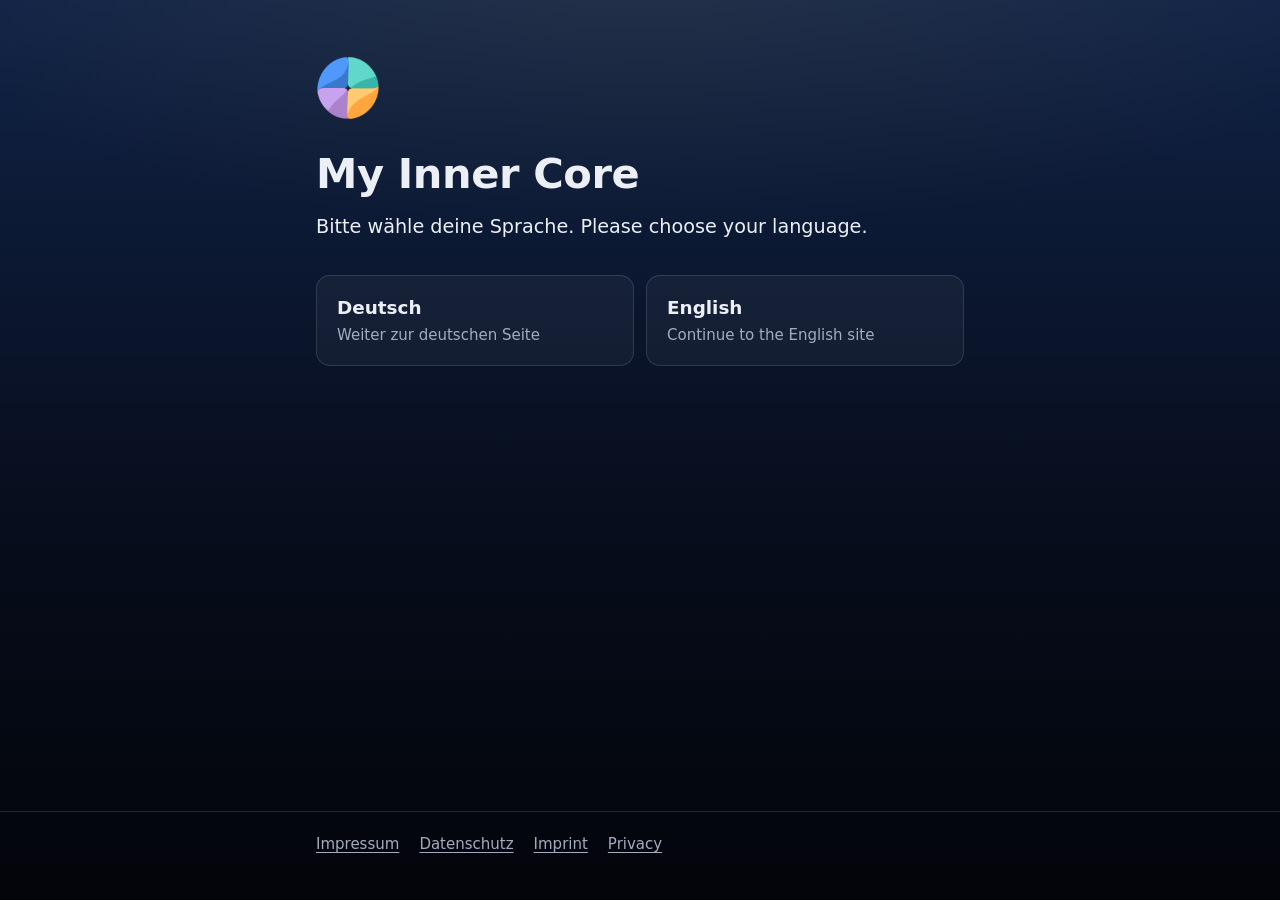
<file: index.html>
<!doctype html>
<html lang="de">
<head>
  <meta charset="utf-8">
  <meta name="viewport" content="width=device-width, initial-scale=1">
  <title>My Inner Core</title>
  <meta name="description" content="My Inner Core – eine iPhone-App für Selbstreflexion und Ziele. An iPhone app for self-reflection and goal setting.">
  <link rel="alternate" hreflang="de" href="de/">
  <link rel="alternate" hreflang="en" href="en/">
  <link rel="icon" href="folded-core.png" type="image/png">
  <link rel="stylesheet" href="style.css">
</head>
<body>
  <main>
    <div class="wrap">
      <section class="hero">
        <img class="hero-mark" src="folded-core.png" alt="">
        <h1>My Inner Core</h1>
        <p class="lead">Bitte wähle deine Sprache. <span lang="en">Please choose your language.</span></p>
        <nav class="chooser" aria-label="Sprache / Language">
          <a href="de/" hreflang="de" lang="de">Deutsch <span>Weiter zur deutschen Seite</span></a>
          <a href="en/" hreflang="en" lang="en">English <span>Continue to the English site</span></a>
        </nav>
      </section>
    </div>
  </main>
  <footer class="site-footer">
    <div class="wrap">
      <ul>
        <li><a href="de/impressum/" lang="de">Impressum</a></li>
        <li><a href="de/datenschutz/" lang="de">Datenschutz</a></li>
        <li><a href="en/imprint/" lang="en">Imprint</a></li>
        <li><a href="en/privacy/" lang="en">Privacy</a></li>
      </ul>
    </div>
  </footer>
</body>
</html>
</file>
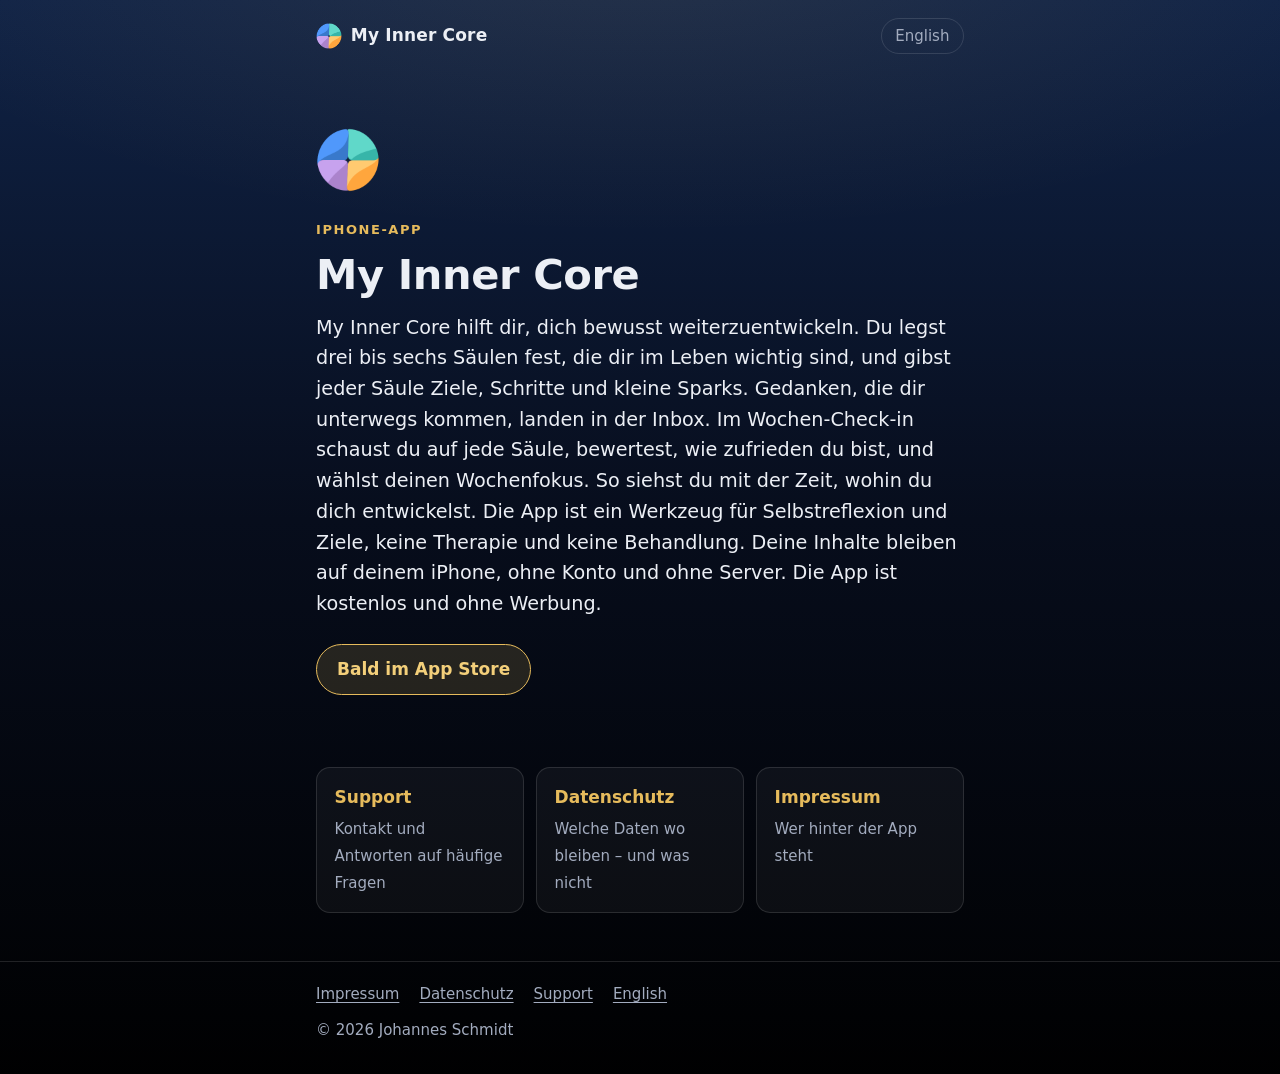
<file: de/index.html>
<!doctype html>
<html lang="de">
<head>
  <meta charset="utf-8">
  <meta name="viewport" content="width=device-width, initial-scale=1">
  <title>My Inner Core – Selbstreflexion und Ziele für dein iPhone</title>
  <meta name="description" content="My Inner Core ist eine iPhone-App für Selbstreflexion und Ziele: Säulen, Ziele, Schritte, Sparks und ein Wochen-Check-in. Deine Inhalte bleiben auf deinem iPhone.">
  <link rel="alternate" hreflang="de" href="./">
  <link rel="alternate" hreflang="en" href="../en/">
  <link rel="icon" href="../folded-core.png" type="image/png">
  <link rel="stylesheet" href="../style.css">
</head>
<body>
  <header class="site-header">
    <div class="wrap">
      <a class="brand" href="./"><img src="../folded-core.png" alt="">My Inner Core</a>
      <a class="lang-switch" href="../en/" hreflang="en" lang="en">English</a>
    </div>
  </header>

  <main>
    <div class="wrap">
      <section class="hero">
        <img class="hero-mark" src="../folded-core.png" alt="">
        <p class="eyebrow">iPhone-App</p>
        <h1>My Inner Core</h1>
        <p class="lead">
          My Inner Core hilft dir, dich bewusst weiterzuentwickeln. Du legst drei bis sechs Säulen
          fest, die dir im Leben wichtig sind, und gibst jeder Säule Ziele, Schritte und kleine
          Sparks. Gedanken, die dir unterwegs kommen, landen in der Inbox. Im Wochen-Check-in
          schaust du auf jede Säule, bewertest, wie zufrieden du bist, und wählst deinen
          Wochenfokus. So siehst du mit der Zeit, wohin du dich entwickelst. Die App ist ein
          Werkzeug für Selbstreflexion und Ziele, keine Therapie und keine Behandlung. Deine Inhalte
          bleiben auf deinem iPhone, ohne Konto und ohne Server. Die App ist kostenlos und ohne
          Werbung.
        </p>

        <p class="store-badge" aria-disabled="true">Bald im App Store</p>
      </section>

      <ul class="cards">
        <li><a href="support/"><strong>Support</strong><span>Kontakt und Antworten auf häufige Fragen</span></a></li>
        <li><a href="datenschutz/"><strong>Datenschutz</strong><span>Welche Daten wo bleiben – und was nicht</span></a></li>
        <li><a href="impressum/"><strong>Impressum</strong><span>Wer hinter der App steht</span></a></li>
      </ul>
    </div>
  </main>

  <footer class="site-footer">
    <div class="wrap">
      <ul>
        <li><a href="impressum/">Impressum</a></li>
        <li><a href="datenschutz/">Datenschutz</a></li>
        <li><a href="support/">Support</a></li>
        <li><a href="../en/" hreflang="en" lang="en">English</a></li>
      </ul>
      <p>© 2026 Johannes Schmidt</p>
    </div>
  </footer>
</body>
</html>
</file>
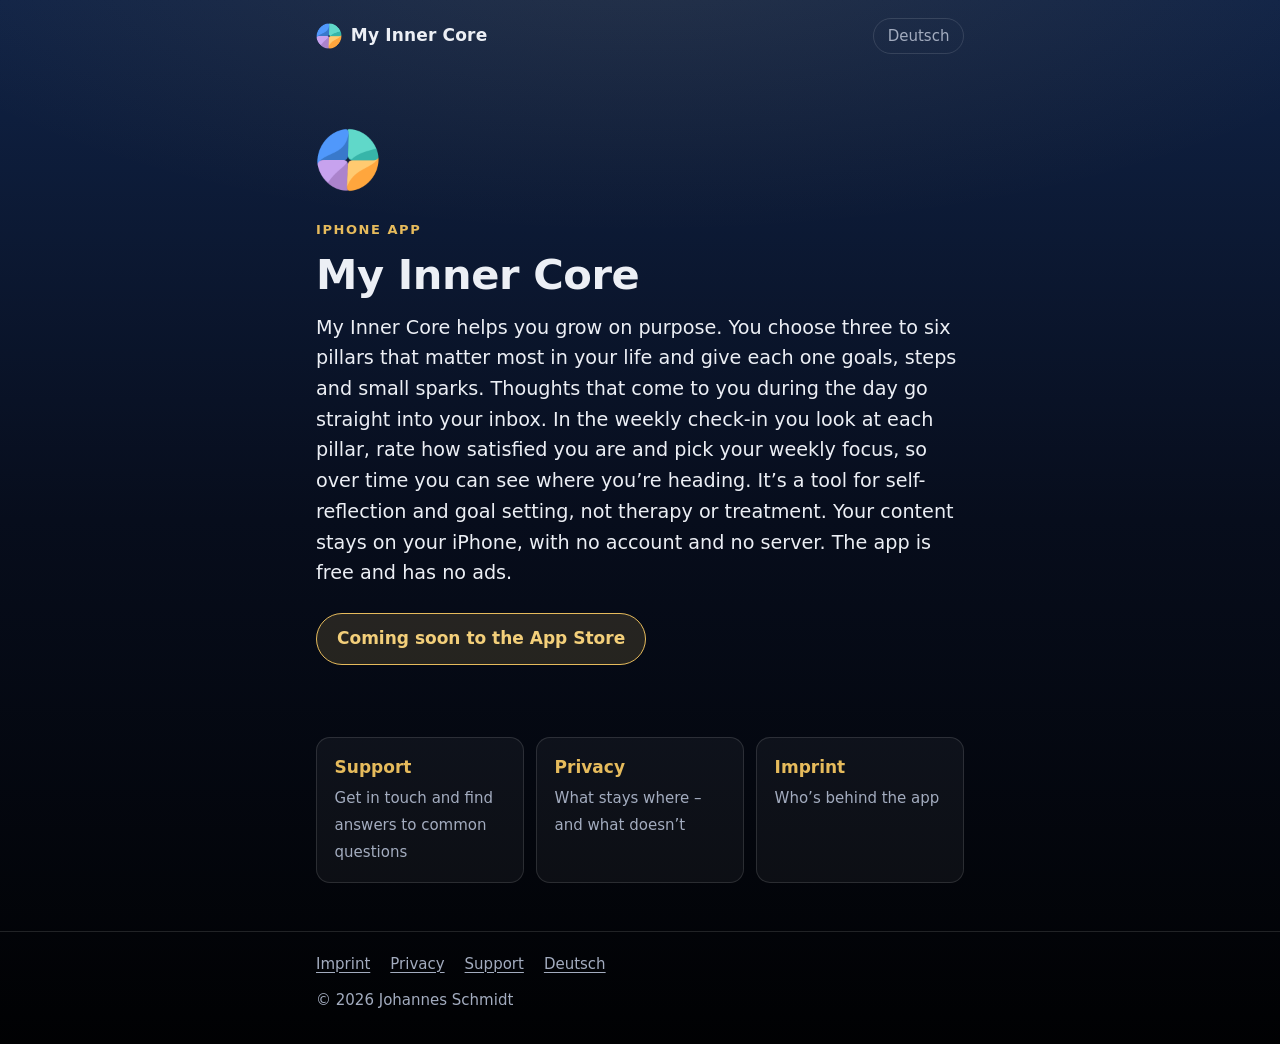
<file: en/index.html>
<!doctype html>
<html lang="en">
<head>
  <meta charset="utf-8">
  <meta name="viewport" content="width=device-width, initial-scale=1">
  <title>My Inner Core – Self-reflection and goals on your iPhone</title>
  <meta name="description" content="My Inner Core is an iPhone app for self-reflection and goal setting: pillars, goals, steps, sparks and a weekly check-in. Your content stays on your iPhone.">
  <link rel="alternate" hreflang="en" href="./">
  <link rel="alternate" hreflang="de" href="../de/">
  <link rel="icon" href="../folded-core.png" type="image/png">
  <link rel="stylesheet" href="../style.css">
</head>
<body>
  <header class="site-header">
    <div class="wrap">
      <a class="brand" href="./"><img src="../folded-core.png" alt="">My Inner Core</a>
      <a class="lang-switch" href="../de/" hreflang="de" lang="de">Deutsch</a>
    </div>
  </header>

  <main>
    <div class="wrap">
      <section class="hero">
        <img class="hero-mark" src="../folded-core.png" alt="">
        <p class="eyebrow">iPhone app</p>
        <h1>My Inner Core</h1>
        <p class="lead">
          My Inner Core helps you grow on purpose. You choose three to six pillars that matter most
          in your life and give each one goals, steps and small sparks. Thoughts that come to you
          during the day go straight into your inbox. In the weekly check-in you look at each pillar,
          rate how satisfied you are and pick your weekly focus, so over time you can see where
          you’re heading. It’s a tool for self-reflection and goal setting, not therapy or
          treatment. Your content stays on your iPhone, with no account and no server. The app is free
          and has no ads.
        </p>

        <p class="store-badge" aria-disabled="true">Coming soon to the App Store</p>
      </section>

      <ul class="cards">
        <li><a href="support/"><strong>Support</strong><span>Get in touch and find answers to common questions</span></a></li>
        <li><a href="privacy/"><strong>Privacy</strong><span>What stays where – and what doesn’t</span></a></li>
        <li><a href="imprint/"><strong>Imprint</strong><span>Who’s behind the app</span></a></li>
      </ul>
    </div>
  </main>

  <footer class="site-footer">
    <div class="wrap">
      <ul>
        <li><a href="imprint/">Imprint</a></li>
        <li><a href="privacy/">Privacy</a></li>
        <li><a href="support/">Support</a></li>
        <li><a href="../de/" hreflang="de" lang="de">Deutsch</a></li>
      </ul>
      <p>© 2026 Johannes Schmidt</p>
    </div>
  </footer>
</body>
</html>
</file>
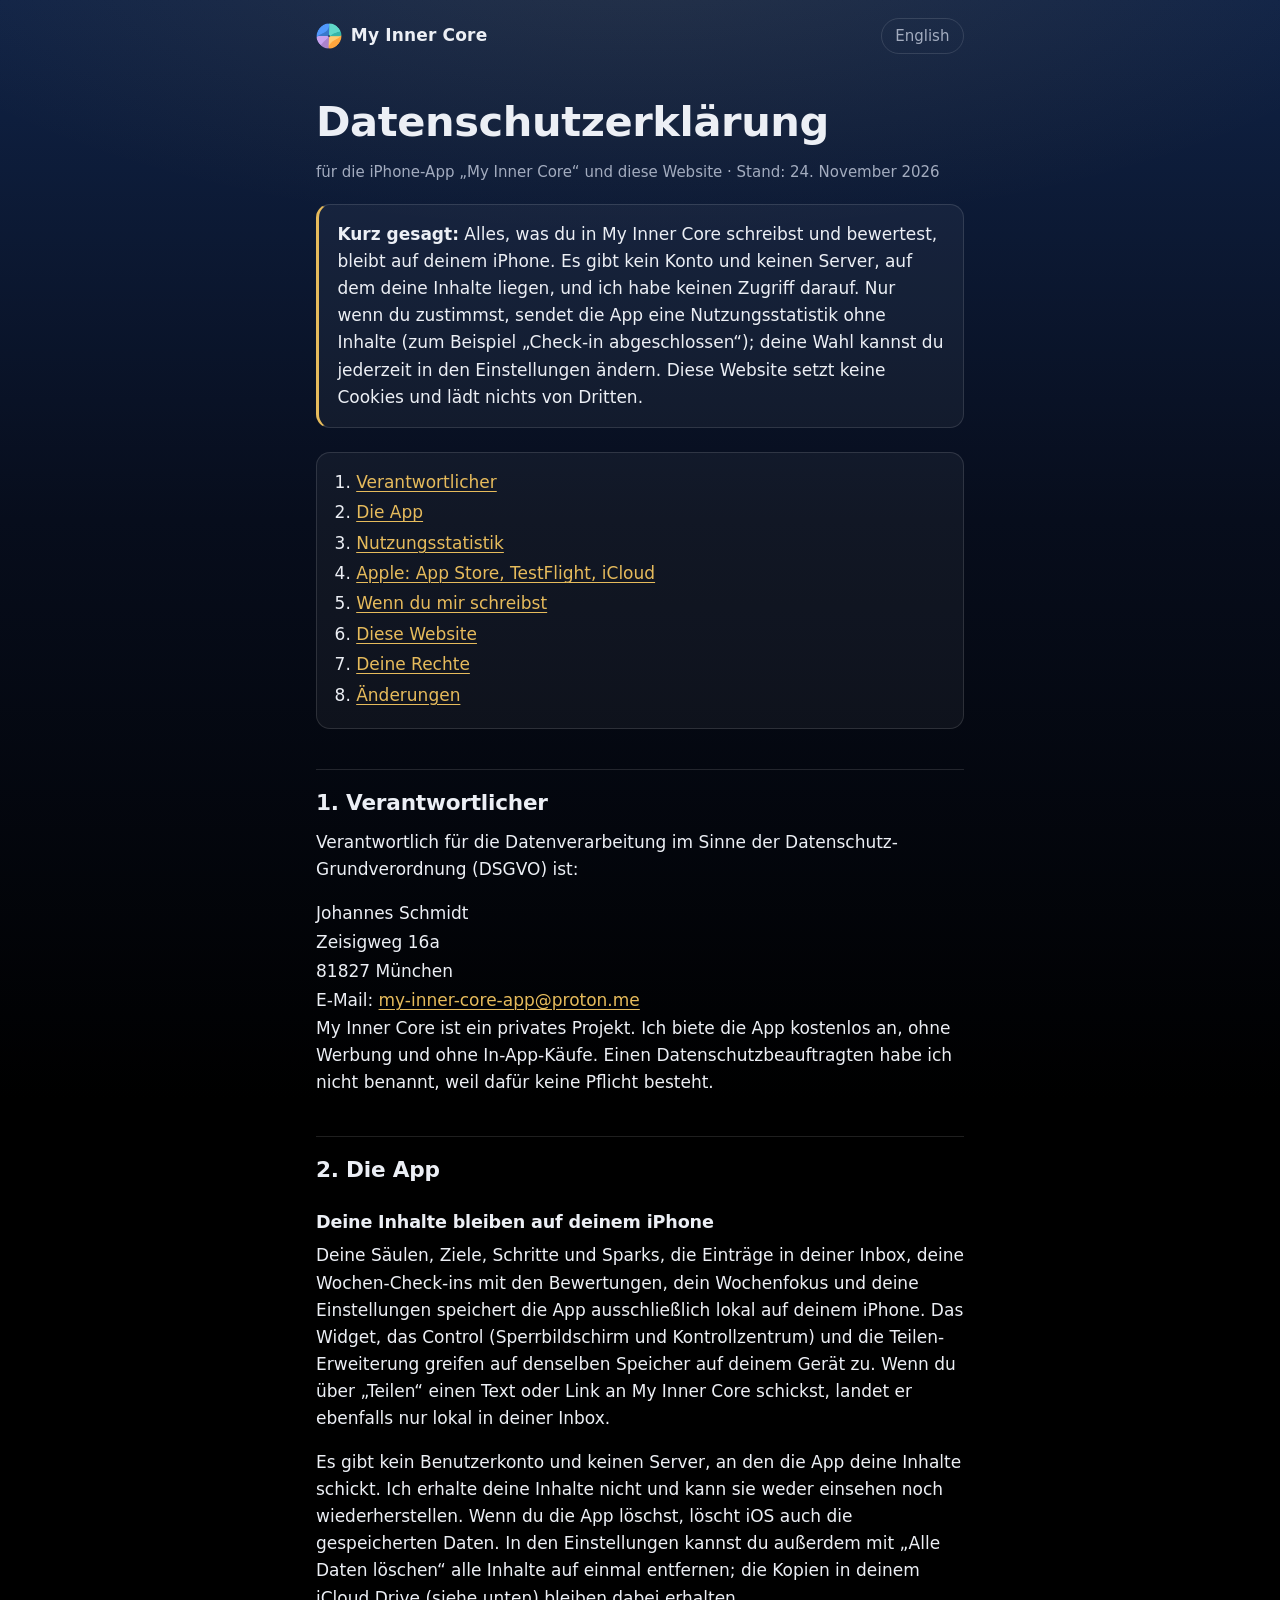
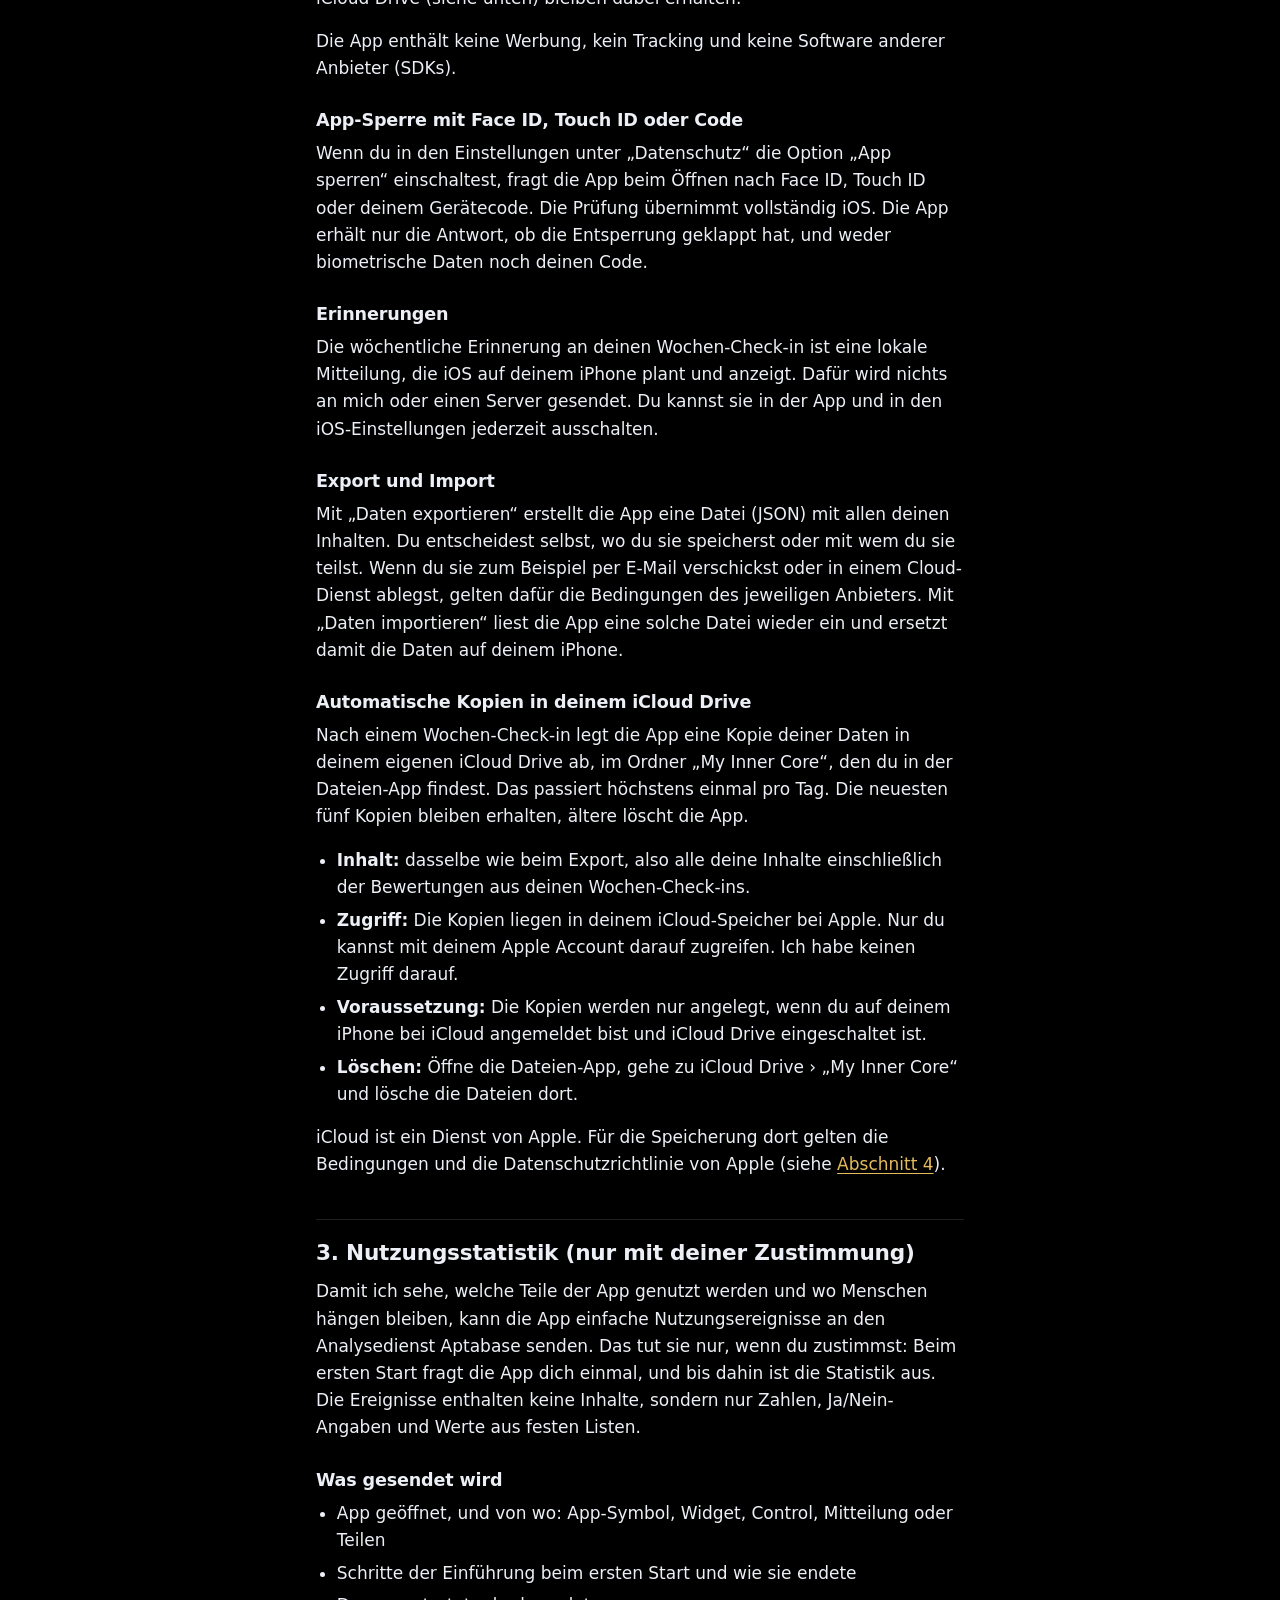
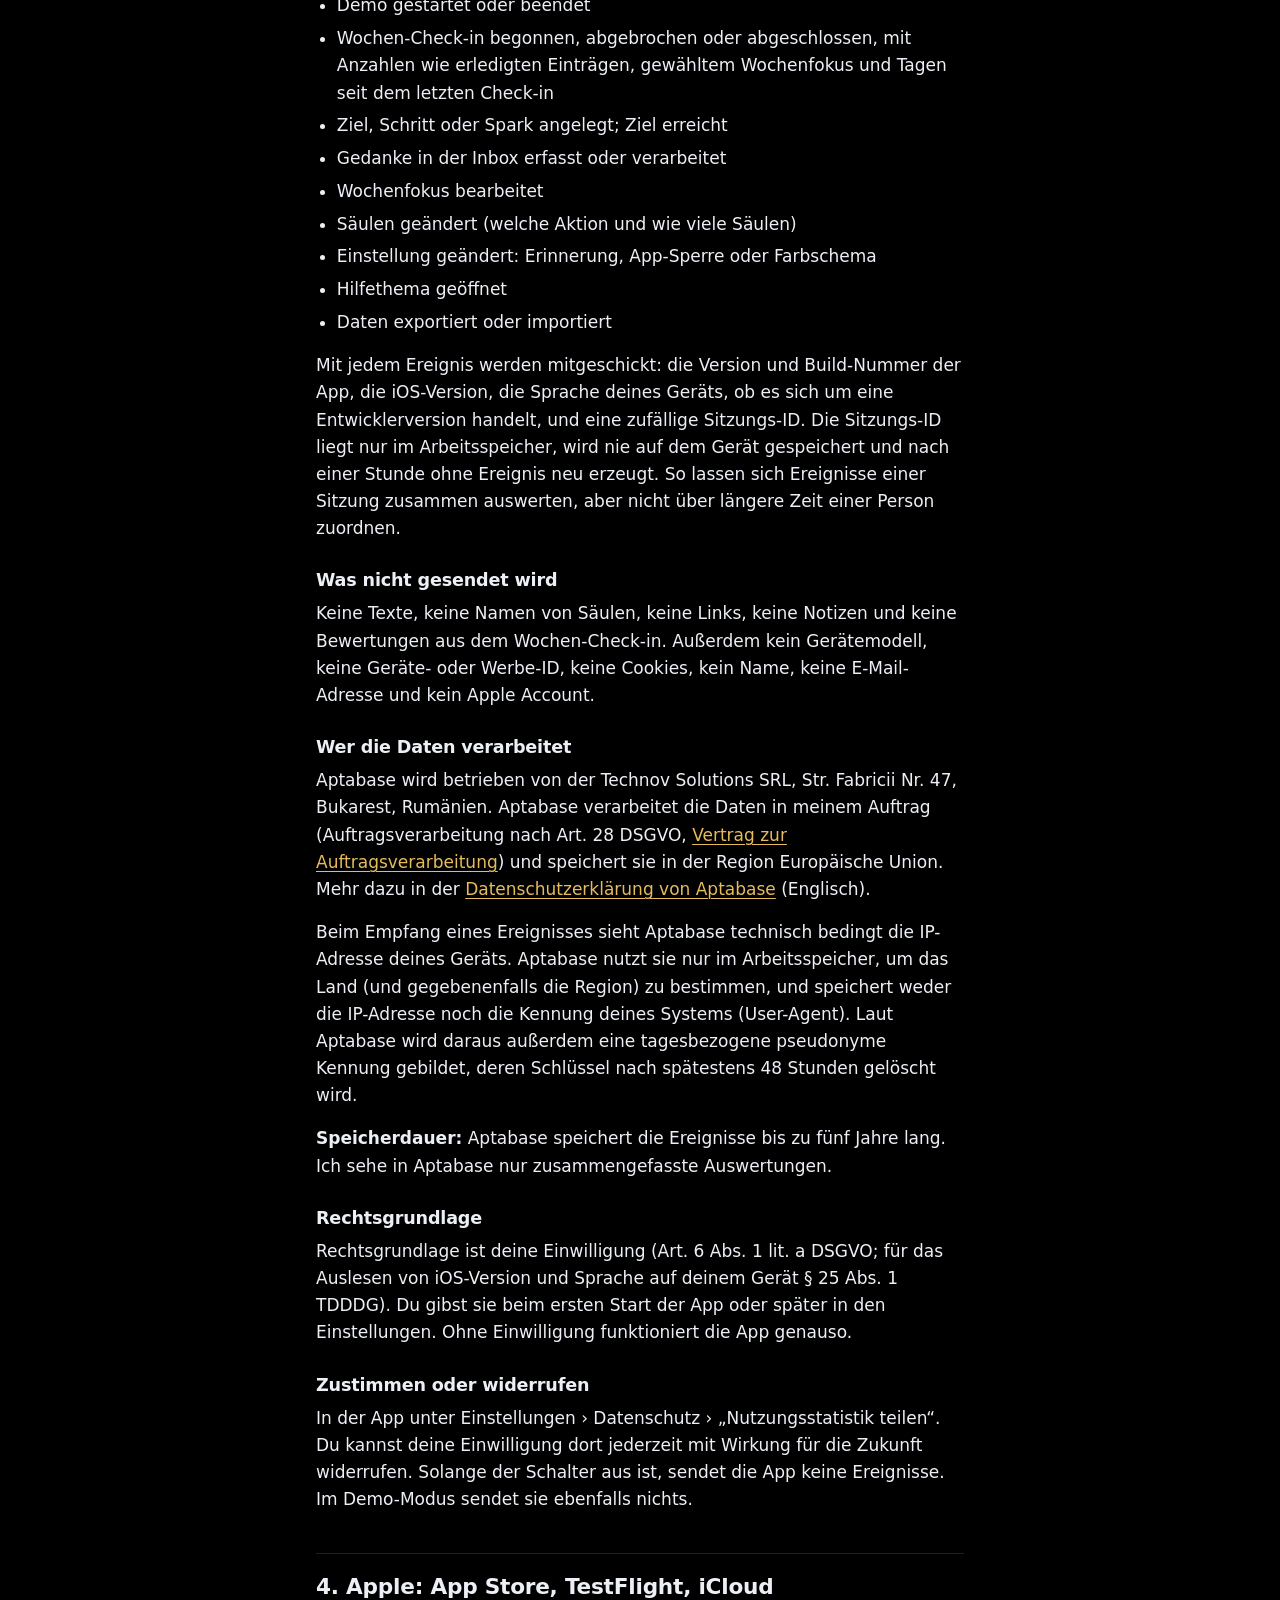
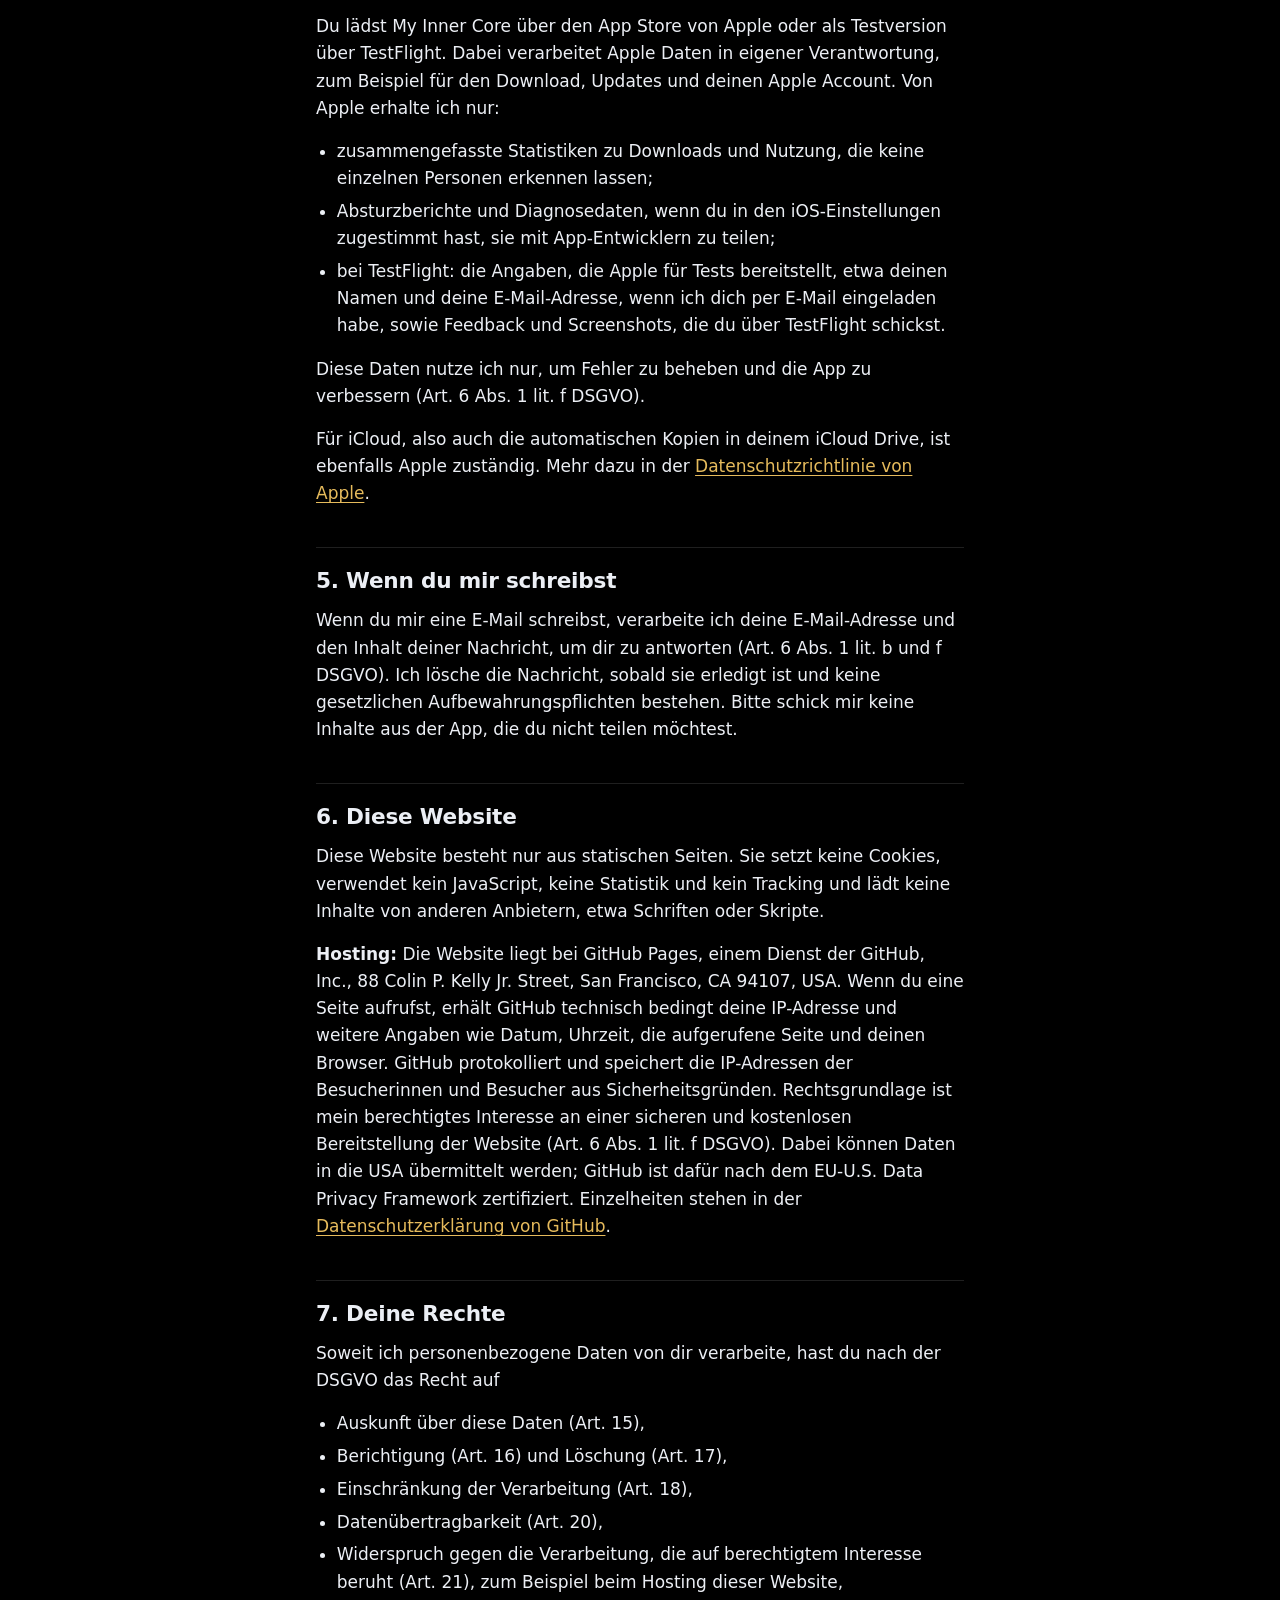
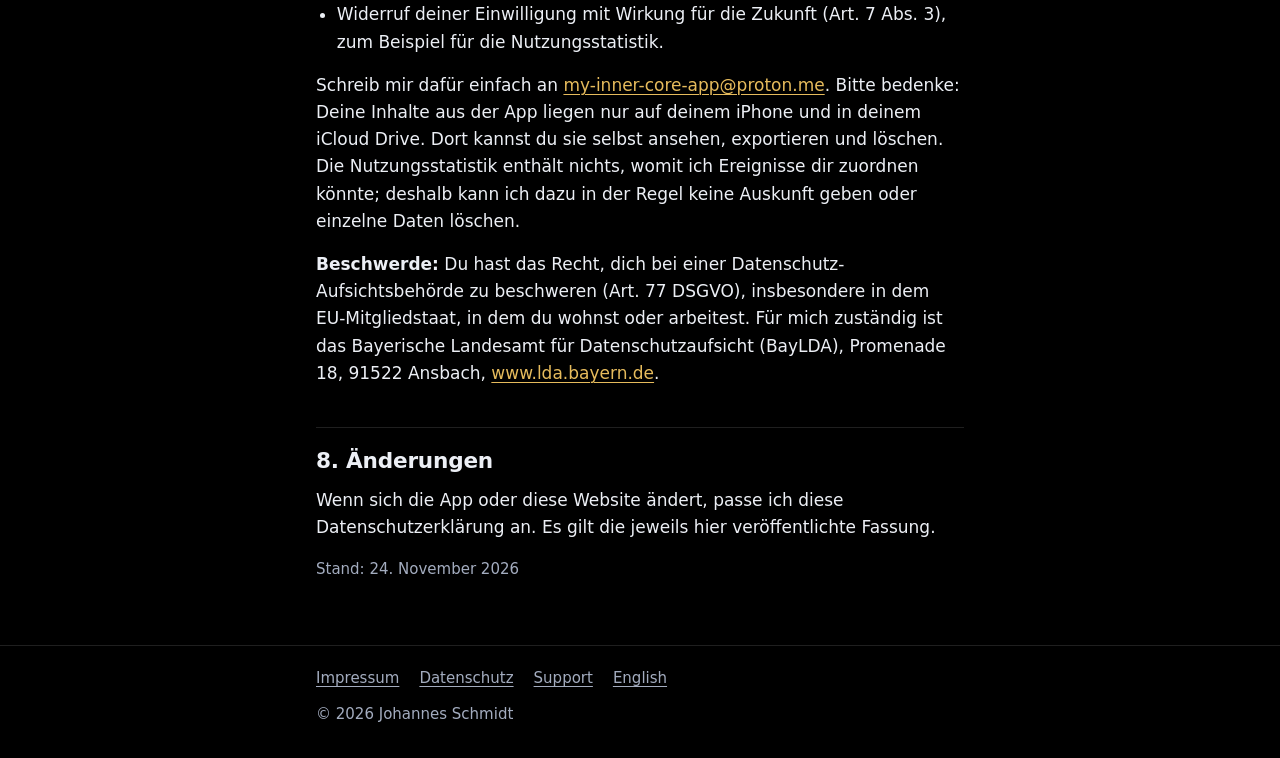
<file: de/datenschutz/index.html>
<!doctype html>
<html lang="de">
<head>
  <meta charset="utf-8">
  <meta name="viewport" content="width=device-width, initial-scale=1">
  <title>Datenschutzerklärung – My Inner Core</title>
  <meta name="description" content="Datenschutzerklärung für die iPhone-App My Inner Core und diese Website.">
  <link rel="alternate" hreflang="de" href="./">
  <link rel="alternate" hreflang="en" href="../../en/privacy/">
  <link rel="icon" href="../../folded-core.png" type="image/png">
  <link rel="stylesheet" href="../../style.css">
</head>
<body>
  <header class="site-header">
    <div class="wrap">
      <a class="brand" href="../"><img src="../../folded-core.png" alt="">My Inner Core</a>
      <a class="lang-switch" href="../../en/privacy/" hreflang="en" lang="en">English</a>
    </div>
  </header>

  <main>
    <div class="wrap">
      <h1>Datenschutzerklärung</h1>
      <p class="meta">für die iPhone-App „My Inner Core“ und diese Website · Stand: 24. November 2026</p>

      <div class="box">
        <p><strong>Kurz gesagt:</strong> Alles, was du in My Inner Core schreibst und bewertest,
        bleibt auf deinem iPhone. Es gibt kein Konto und keinen Server, auf dem deine Inhalte liegen,
        und ich habe keinen Zugriff darauf. Nur wenn du zustimmst, sendet die App eine
        Nutzungsstatistik ohne Inhalte (zum Beispiel „Check-in abgeschlossen“); deine Wahl kannst du
        jederzeit in den Einstellungen ändern. Diese Website setzt keine Cookies und lädt nichts von Dritten.</p>
      </div>

      <nav class="toc" aria-label="Inhalt">
        <ol>
          <li><a href="#verantwortlicher">Verantwortlicher</a></li>
          <li><a href="#app">Die App</a></li>
          <li><a href="#statistik">Nutzungsstatistik</a></li>
          <li><a href="#apple">Apple: App Store, TestFlight, iCloud</a></li>
          <li><a href="#kontakt">Wenn du mir schreibst</a></li>
          <li><a href="#website">Diese Website</a></li>
          <li><a href="#rechte">Deine Rechte</a></li>
          <li><a href="#aenderungen">Änderungen</a></li>
        </ol>
      </nav>

      <h2 id="verantwortlicher">1. Verantwortlicher</h2>
      <p>Verantwortlich für die Datenverarbeitung im Sinne der Datenschutz-Grundverordnung (DSGVO)
      ist:</p>
      <address class="address">
        Johannes Schmidt<br>
        Zeisigweg 16a<br>
        81827 München<br>
        E-Mail: <a href="mailto:my-inner-core-app@proton.me">my-inner-core-app@proton.me</a>
      </address>
      <p>My Inner Core ist ein privates Projekt. Ich biete die App kostenlos an, ohne Werbung und
      ohne In-App-Käufe. Einen Datenschutzbeauftragten habe ich nicht benannt, weil dafür keine
      Pflicht besteht.</p>

      <h2 id="app">2. Die App</h2>

      <h3>Deine Inhalte bleiben auf deinem iPhone</h3>
      <p>Deine Säulen, Ziele, Schritte und Sparks, die Einträge in deiner Inbox, deine
      Wochen-Check-ins mit den Bewertungen, dein Wochenfokus und deine Einstellungen speichert die
      App ausschließlich lokal auf deinem iPhone. Das Widget, das Control (Sperrbildschirm und
      Kontrollzentrum) und die Teilen-Erweiterung greifen auf denselben Speicher auf deinem Gerät
      zu. Wenn du über „Teilen“ einen Text oder Link an My Inner Core schickst, landet er ebenfalls
      nur lokal in deiner Inbox.</p>
      <p>Es gibt kein Benutzerkonto und keinen Server, an den die App deine Inhalte schickt. Ich
      erhalte deine Inhalte nicht und kann sie weder einsehen noch wiederherstellen. Wenn du die App
      löschst, löscht iOS auch die gespeicherten Daten. In den Einstellungen kannst du außerdem mit
      „Alle Daten löschen“ alle Inhalte auf
      einmal entfernen; die Kopien in deinem iCloud Drive (siehe unten) bleiben dabei erhalten.</p>
      <p>Die App enthält keine Werbung, kein Tracking und keine Software anderer Anbieter (SDKs).</p>

      <h3>App-Sperre mit Face ID, Touch ID oder Code</h3>
      <p>Wenn du in den Einstellungen unter „Datenschutz“ die Option „App sperren“ einschaltest,
      fragt die App beim Öffnen nach Face ID, Touch ID oder deinem Gerätecode. Die Prüfung übernimmt
      vollständig iOS. Die App erhält nur die Antwort, ob die Entsperrung geklappt hat, und weder
      biometrische Daten noch deinen Code.</p>

      <h3>Erinnerungen</h3>
      <p>Die wöchentliche Erinnerung an deinen Wochen-Check-in ist eine lokale Mitteilung, die iOS
      auf deinem iPhone plant und anzeigt. Dafür wird nichts an mich oder einen Server gesendet. Du
      kannst sie in der App und in den iOS-Einstellungen jederzeit ausschalten.</p>

      <h3>Export und Import</h3>
      <p>Mit „Daten exportieren“ erstellt die App eine Datei (JSON) mit allen deinen Inhalten. Du
      entscheidest selbst, wo du sie speicherst oder mit wem du sie teilst. Wenn du sie zum Beispiel
      per E-Mail verschickst oder in einem Cloud-Dienst ablegst, gelten dafür die Bedingungen des
      jeweiligen Anbieters. Mit „Daten importieren“ liest die App eine solche Datei wieder ein und
      ersetzt damit die Daten auf deinem iPhone.</p>

      <h3>Automatische Kopien in deinem iCloud Drive</h3>
      <p>Nach einem Wochen-Check-in legt die App eine Kopie deiner Daten in deinem eigenen iCloud
      Drive ab, im Ordner „My Inner Core“, den du in der Dateien-App findest. Das passiert
      höchstens einmal pro Tag. Die neuesten fünf Kopien bleiben erhalten, ältere löscht die App.</p>
      <ul>
        <li><strong>Inhalt:</strong> dasselbe wie beim Export, also alle deine Inhalte einschließlich
          der Bewertungen aus deinen Wochen-Check-ins.</li>
        <li><strong>Zugriff:</strong> Die Kopien liegen in deinem iCloud-Speicher bei Apple. Nur du
          kannst mit deinem Apple Account darauf zugreifen. Ich habe keinen Zugriff darauf.</li>
        <li><strong>Voraussetzung:</strong> Die Kopien werden nur angelegt, wenn du auf deinem iPhone
          bei iCloud angemeldet bist und iCloud Drive eingeschaltet ist.</li>
        <li><strong>Löschen:</strong> Öffne die Dateien-App, gehe zu iCloud Drive › „My Inner Core“
          und lösche die Dateien dort.</li>
      </ul>
      <p>iCloud ist ein Dienst von Apple. Für die Speicherung dort gelten die Bedingungen und die
      Datenschutzrichtlinie von Apple (siehe <a href="#apple">Abschnitt 4</a>).</p>

      <h2 id="statistik">3. Nutzungsstatistik (nur mit deiner Zustimmung)</h2>
      <p>Damit ich sehe, welche Teile der App genutzt werden und wo Menschen hängen bleiben, kann
      die App einfache Nutzungsereignisse an den Analysedienst Aptabase senden. Das tut sie nur,
      wenn du zustimmst: Beim ersten Start fragt die App dich einmal, und bis dahin ist die Statistik
      aus. Die Ereignisse enthalten
      keine Inhalte, sondern nur Zahlen, Ja/Nein-Angaben und Werte aus festen Listen.</p>

      <h3>Was gesendet wird</h3>
      <ul>
        <li>App geöffnet, und von wo: App-Symbol, Widget, Control, Mitteilung oder Teilen</li>
        <li>Schritte der Einführung beim ersten Start und wie sie endete</li>
        <li>Demo gestartet oder beendet</li>
        <li>Wochen-Check-in begonnen, abgebrochen oder abgeschlossen, mit Anzahlen wie erledigten
          Einträgen, gewähltem Wochenfokus und Tagen seit dem letzten Check-in</li>
        <li>Ziel, Schritt oder Spark angelegt; Ziel erreicht</li>
        <li>Gedanke in der Inbox erfasst oder verarbeitet</li>
        <li>Wochenfokus bearbeitet</li>
        <li>Säulen geändert (welche Aktion und wie viele Säulen)</li>
        <li>Einstellung geändert: Erinnerung, App-Sperre oder Farbschema</li>
        <li>Hilfethema geöffnet</li>
        <li>Daten exportiert oder importiert</li>
      </ul>
      <p>Mit jedem Ereignis werden mitgeschickt: die Version und Build-Nummer der App, die
      iOS-Version, die Sprache deines Geräts, ob es sich um eine Entwicklerversion handelt, und
      eine zufällige Sitzungs-ID. Die Sitzungs-ID liegt nur im Arbeitsspeicher, wird nie auf dem
      Gerät gespeichert und nach einer Stunde ohne Ereignis neu erzeugt. So lassen sich Ereignisse
      einer Sitzung zusammen auswerten, aber nicht über längere Zeit einer Person zuordnen.</p>

      <h3>Was nicht gesendet wird</h3>
      <p>Keine Texte, keine Namen von Säulen, keine Links, keine Notizen und keine Bewertungen aus
      dem Wochen-Check-in. Außerdem kein Gerätemodell, keine Geräte- oder Werbe-ID, keine
      Cookies, kein Name, keine E-Mail-Adresse und kein Apple Account.</p>

      <h3>Wer die Daten verarbeitet</h3>
      <p>Aptabase wird betrieben von der Technov Solutions SRL, Str. Fabricii Nr. 47, Bukarest,
      Rumänien. Aptabase verarbeitet die Daten in meinem Auftrag (Auftragsverarbeitung nach
      Art. 28 DSGVO, <a href="https://aptabase.com/legal/dpa">Vertrag zur Auftragsverarbeitung</a>)
      und speichert sie in der Region Europäische Union. Mehr dazu in der
      <a href="https://aptabase.com/legal/privacy">Datenschutzerklärung von Aptabase</a> (Englisch).</p>
      <p>Beim Empfang eines Ereignisses sieht Aptabase technisch bedingt die IP-Adresse deines
      Geräts. Aptabase nutzt sie nur im Arbeitsspeicher, um das Land (und gegebenenfalls die Region)
      zu bestimmen, und speichert weder die IP-Adresse noch die Kennung deines Systems (User-Agent).
      Laut Aptabase wird daraus außerdem eine tagesbezogene pseudonyme Kennung gebildet, deren
      Schlüssel nach spätestens 48 Stunden gelöscht wird.</p>
      <p><strong>Speicherdauer:</strong> Aptabase speichert die Ereignisse bis zu fünf Jahre lang.
      Ich sehe in Aptabase nur zusammengefasste Auswertungen.</p>

      <h3>Rechtsgrundlage</h3>
      <p>Rechtsgrundlage ist deine Einwilligung (Art. 6 Abs. 1 lit. a DSGVO; für das Auslesen von
      iOS-Version und Sprache auf deinem Gerät § 25 Abs. 1 TDDDG). Du gibst sie beim ersten Start
      der App oder später in den Einstellungen. Ohne Einwilligung funktioniert die App genauso.</p>

      <h3>Zustimmen oder widerrufen</h3>
      <p>In der App unter Einstellungen › Datenschutz › „Nutzungsstatistik teilen“. Du kannst deine
      Einwilligung dort jederzeit mit Wirkung für die Zukunft widerrufen. Solange der Schalter aus
      ist, sendet die App keine Ereignisse. Im Demo-Modus sendet sie ebenfalls nichts.</p>

      <h2 id="apple">4. Apple: App Store, TestFlight, iCloud</h2>
      <p>Du lädst My Inner Core über den App Store von Apple oder als Testversion über TestFlight.
      Dabei verarbeitet Apple Daten in eigener Verantwortung, zum Beispiel für den Download, Updates
      und deinen Apple Account. Von Apple erhalte ich nur:</p>
      <ul>
        <li>zusammengefasste Statistiken zu Downloads und Nutzung, die keine einzelnen Personen
          erkennen lassen;</li>
        <li>Absturzberichte und Diagnosedaten, wenn du in den iOS-Einstellungen zugestimmt hast,
          sie mit App-Entwicklern zu teilen;</li>
        <li>bei TestFlight: die Angaben, die Apple für Tests bereitstellt, etwa deinen Namen und deine
          E-Mail-Adresse, wenn ich dich per E-Mail eingeladen habe, sowie Feedback und Screenshots,
          die du über TestFlight schickst.</li>
      </ul>
      <p>Diese Daten nutze ich nur, um Fehler zu beheben und die App zu verbessern (Art. 6 Abs. 1
      lit. f DSGVO).</p>
      <p>Für iCloud, also auch die automatischen Kopien in deinem iCloud Drive, ist ebenfalls Apple
      zuständig. Mehr dazu in der <a href="https://www.apple.com/de/legal/privacy/">Datenschutzrichtlinie
      von Apple</a>.</p>

      <h2 id="kontakt">5. Wenn du mir schreibst</h2>
      <p>Wenn du mir eine E-Mail schreibst, verarbeite ich deine E-Mail-Adresse und den Inhalt deiner
      Nachricht, um dir zu antworten (Art. 6 Abs. 1 lit. b und f DSGVO). Ich lösche die Nachricht,
      sobald sie erledigt ist und keine gesetzlichen Aufbewahrungspflichten bestehen. Bitte schick
      mir keine Inhalte aus der App, die du nicht teilen möchtest.</p>

      <h2 id="website">6. Diese Website</h2>
      <p>Diese Website besteht nur aus statischen Seiten. Sie setzt keine Cookies, verwendet kein
      JavaScript, keine Statistik und kein Tracking und lädt keine Inhalte von anderen Anbietern,
      etwa Schriften oder Skripte.</p>
      <p><strong>Hosting:</strong> Die Website liegt bei GitHub Pages, einem Dienst der GitHub, Inc.,
      88 Colin P. Kelly Jr. Street, San Francisco, CA 94107, USA. Wenn du eine Seite aufrufst,
      erhält GitHub technisch bedingt deine IP-Adresse und weitere Angaben wie Datum, Uhrzeit, die
      aufgerufene Seite und deinen Browser. GitHub protokolliert und speichert die IP-Adressen der
      Besucherinnen und Besucher aus Sicherheitsgründen. Rechtsgrundlage ist mein berechtigtes
      Interesse an einer sicheren und kostenlosen Bereitstellung der Website (Art. 6 Abs. 1 lit. f
      DSGVO). Dabei können Daten in die USA übermittelt werden; GitHub ist dafür nach dem
      EU-U.S. Data Privacy Framework zertifiziert. Einzelheiten stehen in der
      <a href="https://docs.github.com/de/site-policy/privacy-policies/github-general-privacy-statement">Datenschutzerklärung
      von GitHub</a>.</p>

      <h2 id="rechte">7. Deine Rechte</h2>
      <p>Soweit ich personenbezogene Daten von dir verarbeite, hast du nach der DSGVO das Recht auf</p>
      <ul>
        <li>Auskunft über diese Daten (Art. 15),</li>
        <li>Berichtigung (Art. 16) und Löschung (Art. 17),</li>
        <li>Einschränkung der Verarbeitung (Art. 18),</li>
        <li>Datenübertragbarkeit (Art. 20),</li>
        <li>Widerspruch gegen die Verarbeitung, die auf berechtigtem Interesse beruht (Art. 21), zum
          Beispiel beim Hosting dieser Website,</li>
        <li>Widerruf deiner Einwilligung mit Wirkung für die Zukunft (Art. 7 Abs. 3), zum Beispiel
          für die Nutzungsstatistik.</li>
      </ul>
      <p>Schreib mir dafür einfach an <a href="mailto:my-inner-core-app@proton.me">my-inner-core-app@proton.me</a>. Bitte bedenke: Deine Inhalte aus der App liegen nur
      auf deinem iPhone und in deinem iCloud Drive. Dort kannst du sie selbst ansehen, exportieren
      und löschen. Die Nutzungsstatistik enthält nichts, womit ich Ereignisse dir zuordnen könnte;
      deshalb kann ich dazu in der Regel keine Auskunft geben oder einzelne Daten löschen.</p>
      <p><strong>Beschwerde:</strong> Du hast das Recht, dich bei einer Datenschutz-Aufsichtsbehörde
      zu beschweren (Art. 77 DSGVO), insbesondere in dem EU-Mitgliedstaat, in dem du wohnst oder
      arbeitest. Für mich zuständig ist das Bayerische Landesamt für Datenschutzaufsicht (BayLDA), Promenade 18,
      91522 Ansbach, <a href="https://www.lda.bayern.de/">www.lda.bayern.de</a>.</p>

      <h2 id="aenderungen">8. Änderungen</h2>
      <p>Wenn sich die App oder diese Website ändert, passe ich diese Datenschutzerklärung an. Es
      gilt die jeweils hier veröffentlichte Fassung.</p>
      <p class="meta">Stand: 24. November 2026</p>
    </div>
  </main>

  <footer class="site-footer">
    <div class="wrap">
      <ul>
        <li><a href="../impressum/">Impressum</a></li>
        <li><a href="./" aria-current="page">Datenschutz</a></li>
        <li><a href="../support/">Support</a></li>
        <li><a href="../../en/privacy/" hreflang="en" lang="en">English</a></li>
      </ul>
      <p>© 2026 Johannes Schmidt</p>
    </div>
  </footer>
</body>
</html>
</file>
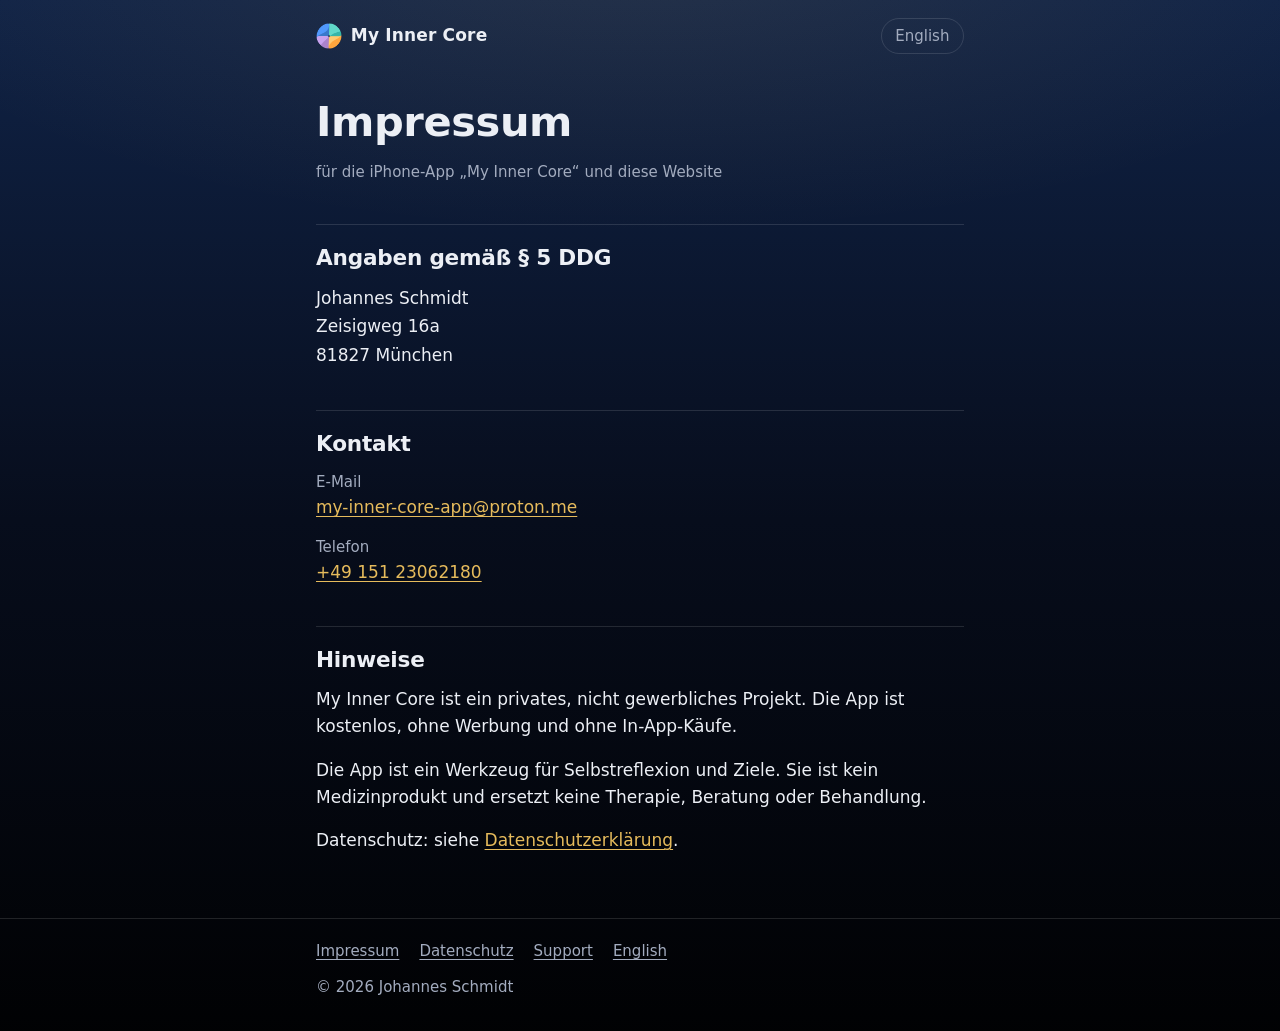
<file: de/impressum/index.html>
<!doctype html>
<html lang="de">
<head>
  <meta charset="utf-8">
  <meta name="viewport" content="width=device-width, initial-scale=1">
  <title>Impressum – My Inner Core</title>
  <meta name="description" content="Impressum für die iPhone-App My Inner Core und diese Website.">
  <link rel="alternate" hreflang="de" href="./">
  <link rel="alternate" hreflang="en" href="../../en/imprint/">
  <link rel="icon" href="../../folded-core.png" type="image/png">
  <link rel="stylesheet" href="../../style.css">
</head>
<body>
  <header class="site-header">
    <div class="wrap">
      <a class="brand" href="../"><img src="../../folded-core.png" alt="">My Inner Core</a>
      <a class="lang-switch" href="../../en/imprint/" hreflang="en" lang="en">English</a>
    </div>
  </header>

  <main>
    <div class="wrap">
      <h1>Impressum</h1>
      <p class="meta">für die iPhone-App „My Inner Core“ und diese Website</p>

      <h2>Angaben gemäß § 5 DDG</h2>
      <address class="address">
        Johannes Schmidt<br>
        Zeisigweg 16a<br>
        81827 München
      </address>

      <h2>Kontakt</h2>
      <dl class="facts">
        <dt>E-Mail</dt>
        <dd><a href="mailto:my-inner-core-app@proton.me">my-inner-core-app@proton.me</a></dd>
        <dt>Telefon</dt>
        <dd><a href="tel:+4915123062180">+49 151 23062180</a></dd>
      </dl>

      <h2>Hinweise</h2>
      <p>My Inner Core ist ein privates, nicht gewerbliches Projekt. Die App ist kostenlos, ohne
      Werbung und ohne In-App-Käufe.</p>
      <p>Die App ist ein Werkzeug für Selbstreflexion und Ziele. Sie ist kein Medizinprodukt und
      ersetzt keine Therapie, Beratung oder Behandlung.</p>

      <p>Datenschutz: siehe <a href="../datenschutz/">Datenschutzerklärung</a>.</p>
    </div>
  </main>

  <footer class="site-footer">
    <div class="wrap">
      <ul>
        <li><a href="./" aria-current="page">Impressum</a></li>
        <li><a href="../datenschutz/">Datenschutz</a></li>
        <li><a href="../support/">Support</a></li>
        <li><a href="../../en/imprint/" hreflang="en" lang="en">English</a></li>
      </ul>
      <p>© 2026 Johannes Schmidt</p>
    </div>
  </footer>
</body>
</html>
</file>
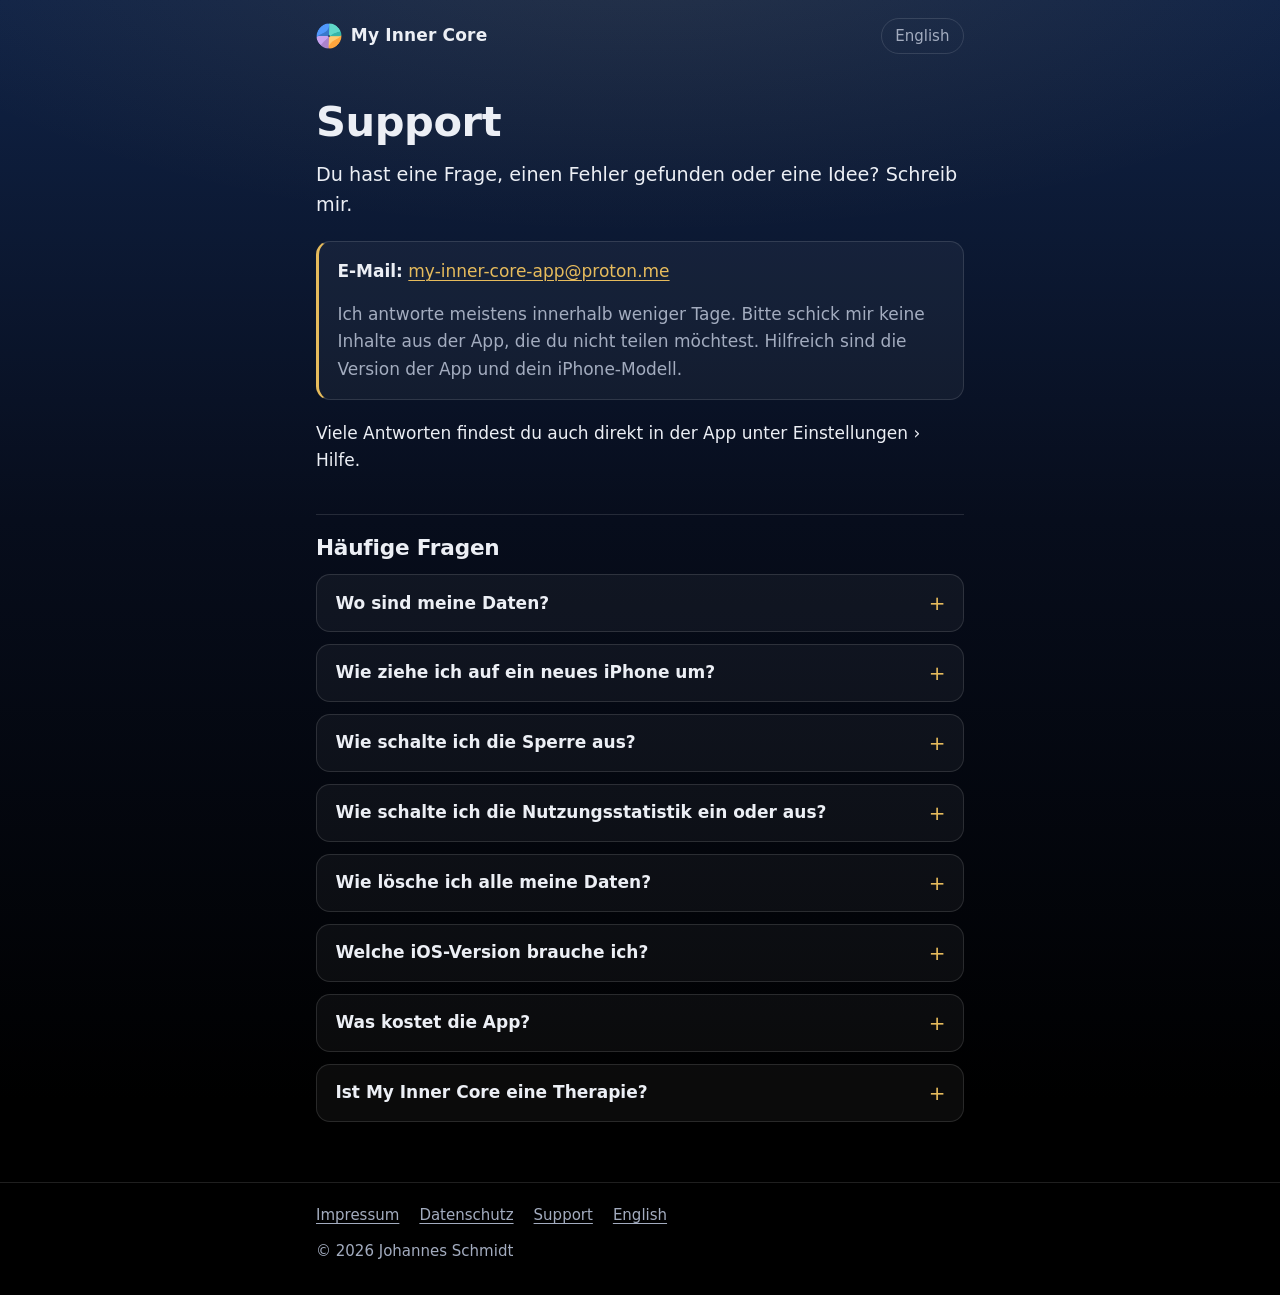
<file: de/support/index.html>
<!doctype html>
<html lang="de">
<head>
  <meta charset="utf-8">
  <meta name="viewport" content="width=device-width, initial-scale=1">
  <title>Support – My Inner Core</title>
  <meta name="description" content="Hilfe zu My Inner Core: Kontakt und Antworten auf häufige Fragen zu deinen Daten, Umzug auf ein neues iPhone, App-Sperre und Nutzungsstatistik.">
  <link rel="alternate" hreflang="de" href="./">
  <link rel="alternate" hreflang="en" href="../../en/support/">
  <link rel="icon" href="../../folded-core.png" type="image/png">
  <link rel="stylesheet" href="../../style.css">
</head>
<body>
  <header class="site-header">
    <div class="wrap">
      <a class="brand" href="../"><img src="../../folded-core.png" alt="">My Inner Core</a>
      <a class="lang-switch" href="../../en/support/" hreflang="en" lang="en">English</a>
    </div>
  </header>

  <main>
    <div class="wrap">
      <h1>Support</h1>
      <p class="lead">Du hast eine Frage, einen Fehler gefunden oder eine Idee? Schreib mir.</p>

      <div class="box">
        <p><strong>E-Mail:</strong> <a href="mailto:my-inner-core-app@proton.me">my-inner-core-app@proton.me</a></p>
        <p class="muted">Ich antworte meistens innerhalb weniger Tage. Bitte schick mir keine Inhalte
        aus der App, die du nicht teilen möchtest. Hilfreich sind die Version der App und dein
        iPhone-Modell.</p>
      </div>

      <p>Viele Antworten findest du auch direkt in der App unter Einstellungen › Hilfe.</p>

      <h2>Häufige Fragen</h2>

      <details id="daten">
        <summary>Wo sind meine Daten?</summary>
        <p>Auf deinem iPhone. Deine Säulen, Ziele, Schritte, Sparks, die Inbox und deine
        Wochen-Check-ins speichert die App nur lokal. Es gibt kein Konto und keinen Server, und ich
        habe keinen Zugriff auf deine Inhalte.</p>
        <p>Zusätzlich legt die App nach einem Wochen-Check-in eine Kopie in deinem eigenen iCloud
        Drive ab (höchstens eine pro Tag, die neuesten fünf bleiben). Du findest sie in der
        Dateien-App unter iCloud Drive › „My Inner Core“. Mehr dazu in der
        <a href="../datenschutz/">Datenschutzerklärung</a>.</p>
      </details>

      <details id="neues-iphone">
        <summary>Wie ziehe ich auf ein neues iPhone um?</summary>
        <p>Der sichere Weg ist eine Sicherungsdatei:</p>
        <ol>
          <li>Auf dem alten iPhone: Einstellungen › „Daten exportieren“. Speichere die Datei zum
            Beispiel in iCloud Drive oder schick sie dir per AirDrop.</li>
          <li>Auf dem neuen iPhone: My Inner Core installieren, dann Einstellungen › „Daten
            importieren“ und die Datei auswählen. Der Import ersetzt alle Daten auf diesem iPhone.</li>
        </ol>
        <p>Wenn du auf beiden Geräten mit demselben Apple Account bei iCloud angemeldet bist, geht
        es auch ohne Export: Wähle beim Import die neueste automatische Kopie aus dem Ordner
        „My Inner Core“ in iCloud Drive. Beim ersten Start bietet die App dafür auch „Aus Backup
        wiederherstellen“ an.</p>
        <p>Ein iPhone-Backup oder der Schnellstart von iOS sollte deine Daten ebenfalls mitnehmen.
        Das ist aber noch nicht bestätigt; geh daher am besten den Weg über die Sicherungsdatei.</p>
      </details>

      <details id="sperre">
        <summary>Wie schalte ich die Sperre aus?</summary>
        <p>Öffne in der App Einstellungen › Datenschutz und schalte „App sperren“ aus. Danach öffnet
        sich die App ohne Face ID, Touch ID oder Code.</p>
      </details>

      <details id="statistik">
        <summary>Wie schalte ich die Nutzungsstatistik ein oder aus?</summary>
        <p>Beim ersten Start fragt dich die App einmal, ob du sie teilen möchtest. Ändern kannst du
        das jederzeit in der App unter Einstellungen › Datenschutz › „Nutzungsstatistik teilen“.
        Solange der Schalter aus ist, sendet die App keine Ereignisse. Die Statistik enthält nie deine Inhalte, nur
        Zahlen wie „Check-in abgeschlossen“. Was genau gesendet wird, steht in der
        <a href="../datenschutz/#statistik">Datenschutzerklärung</a>.</p>
      </details>

      <details id="loeschen">
        <summary>Wie lösche ich alle meine Daten?</summary>
        <ol>
          <li>In der App: Einstellungen › „Alle Daten löschen“. Das entfernt alle Inhalte auf diesem
            iPhone.</li>
          <li>Wenn du die App nicht mehr brauchst: lösche sie vom iPhone.</li>
          <li>Lösche die automatischen Kopien: Dateien-App › iCloud Drive › „My Inner Core“.</li>
          <li>Lösche auch Exportdateien, die du selbst irgendwo gespeichert hast.</li>
        </ol>
        <p>Bei mir liegen keine Inhalte von dir, die ich löschen müsste.</p>
      </details>

      <details id="ios">
        <summary>Welche iOS-Version brauche ich?</summary>
        <p>My Inner Core gibt es für das iPhone und braucht iOS 27 oder neuer.</p>
      </details>

      <details id="kosten">
        <summary>Was kostet die App?</summary>
        <p>Nichts. My Inner Core ist kostenlos, ohne Werbung und ohne In-App-Käufe.</p>
      </details>

      <details id="therapie">
        <summary>Ist My Inner Core eine Therapie?</summary>
        <p>Nein. Die App ist ein Werkzeug für Selbstreflexion und Ziele. Sie ersetzt keine
        Therapie, Beratung oder Behandlung. Wenn es dir nicht gut geht, wende dich bitte an
        Menschen, denen du vertraust, oder an professionelle Hilfe.</p>
      </details>
    </div>
  </main>

  <footer class="site-footer">
    <div class="wrap">
      <ul>
        <li><a href="../impressum/">Impressum</a></li>
        <li><a href="../datenschutz/">Datenschutz</a></li>
        <li><a href="./" aria-current="page">Support</a></li>
        <li><a href="../../en/support/" hreflang="en" lang="en">English</a></li>
      </ul>
      <p>© 2026 Johannes Schmidt</p>
    </div>
  </footer>
</body>
</html>
</file>
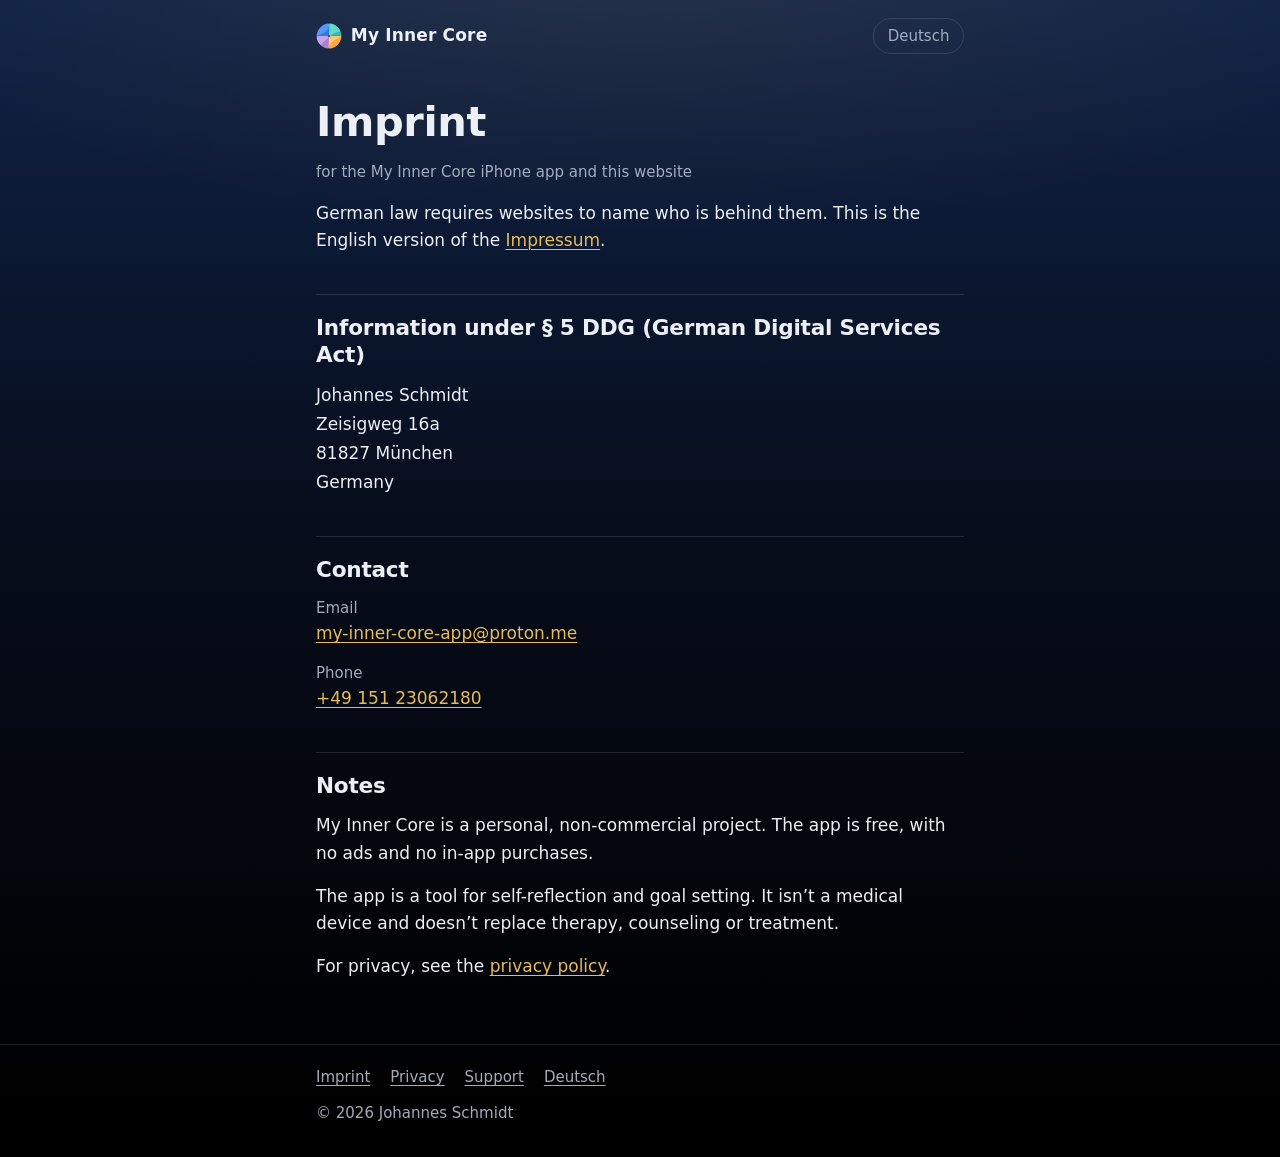
<file: en/imprint/index.html>
<!doctype html>
<html lang="en">
<head>
  <meta charset="utf-8">
  <meta name="viewport" content="width=device-width, initial-scale=1">
  <title>Imprint – My Inner Core</title>
  <meta name="description" content="Imprint (legal notice) for the My Inner Core iPhone app and this website.">
  <link rel="alternate" hreflang="en" href="./">
  <link rel="alternate" hreflang="de" href="../../de/impressum/">
  <link rel="icon" href="../../folded-core.png" type="image/png">
  <link rel="stylesheet" href="../../style.css">
</head>
<body>
  <header class="site-header">
    <div class="wrap">
      <a class="brand" href="../"><img src="../../folded-core.png" alt="">My Inner Core</a>
      <a class="lang-switch" href="../../de/impressum/" hreflang="de" lang="de">Deutsch</a>
    </div>
  </header>

  <main>
    <div class="wrap">
      <h1>Imprint</h1>
      <p class="meta">for the My Inner Core iPhone app and this website</p>
      <p>German law requires websites to name who is behind them. This is the English version of
      the <a href="../../de/impressum/" hreflang="de" lang="de">Impressum</a>.</p>

      <h2>Information under § 5 DDG (German Digital Services Act)</h2>
      <address class="address">
        Johannes Schmidt<br>
        Zeisigweg 16a<br>
        81827 München<br>
        Germany
      </address>

      <h2>Contact</h2>
      <dl class="facts">
        <dt>Email</dt>
        <dd><a href="mailto:my-inner-core-app@proton.me">my-inner-core-app@proton.me</a></dd>
        <dt>Phone</dt>
        <dd><a href="tel:+4915123062180">+49 151 23062180</a></dd>
      </dl>

      <h2>Notes</h2>
      <p>My Inner Core is a personal, non-commercial project. The app is free, with no ads and no
      in-app purchases.</p>
      <p>The app is a tool for self-reflection and goal setting. It isn’t a medical device and
      doesn’t replace therapy, counseling or treatment.</p>

      <p>For privacy, see the <a href="../privacy/">privacy policy</a>.</p>
    </div>
  </main>

  <footer class="site-footer">
    <div class="wrap">
      <ul>
        <li><a href="./" aria-current="page">Imprint</a></li>
        <li><a href="../privacy/">Privacy</a></li>
        <li><a href="../support/">Support</a></li>
        <li><a href="../../de/impressum/" hreflang="de" lang="de">Deutsch</a></li>
      </ul>
      <p>© 2026 Johannes Schmidt</p>
    </div>
  </footer>
</body>
</html>
</file>
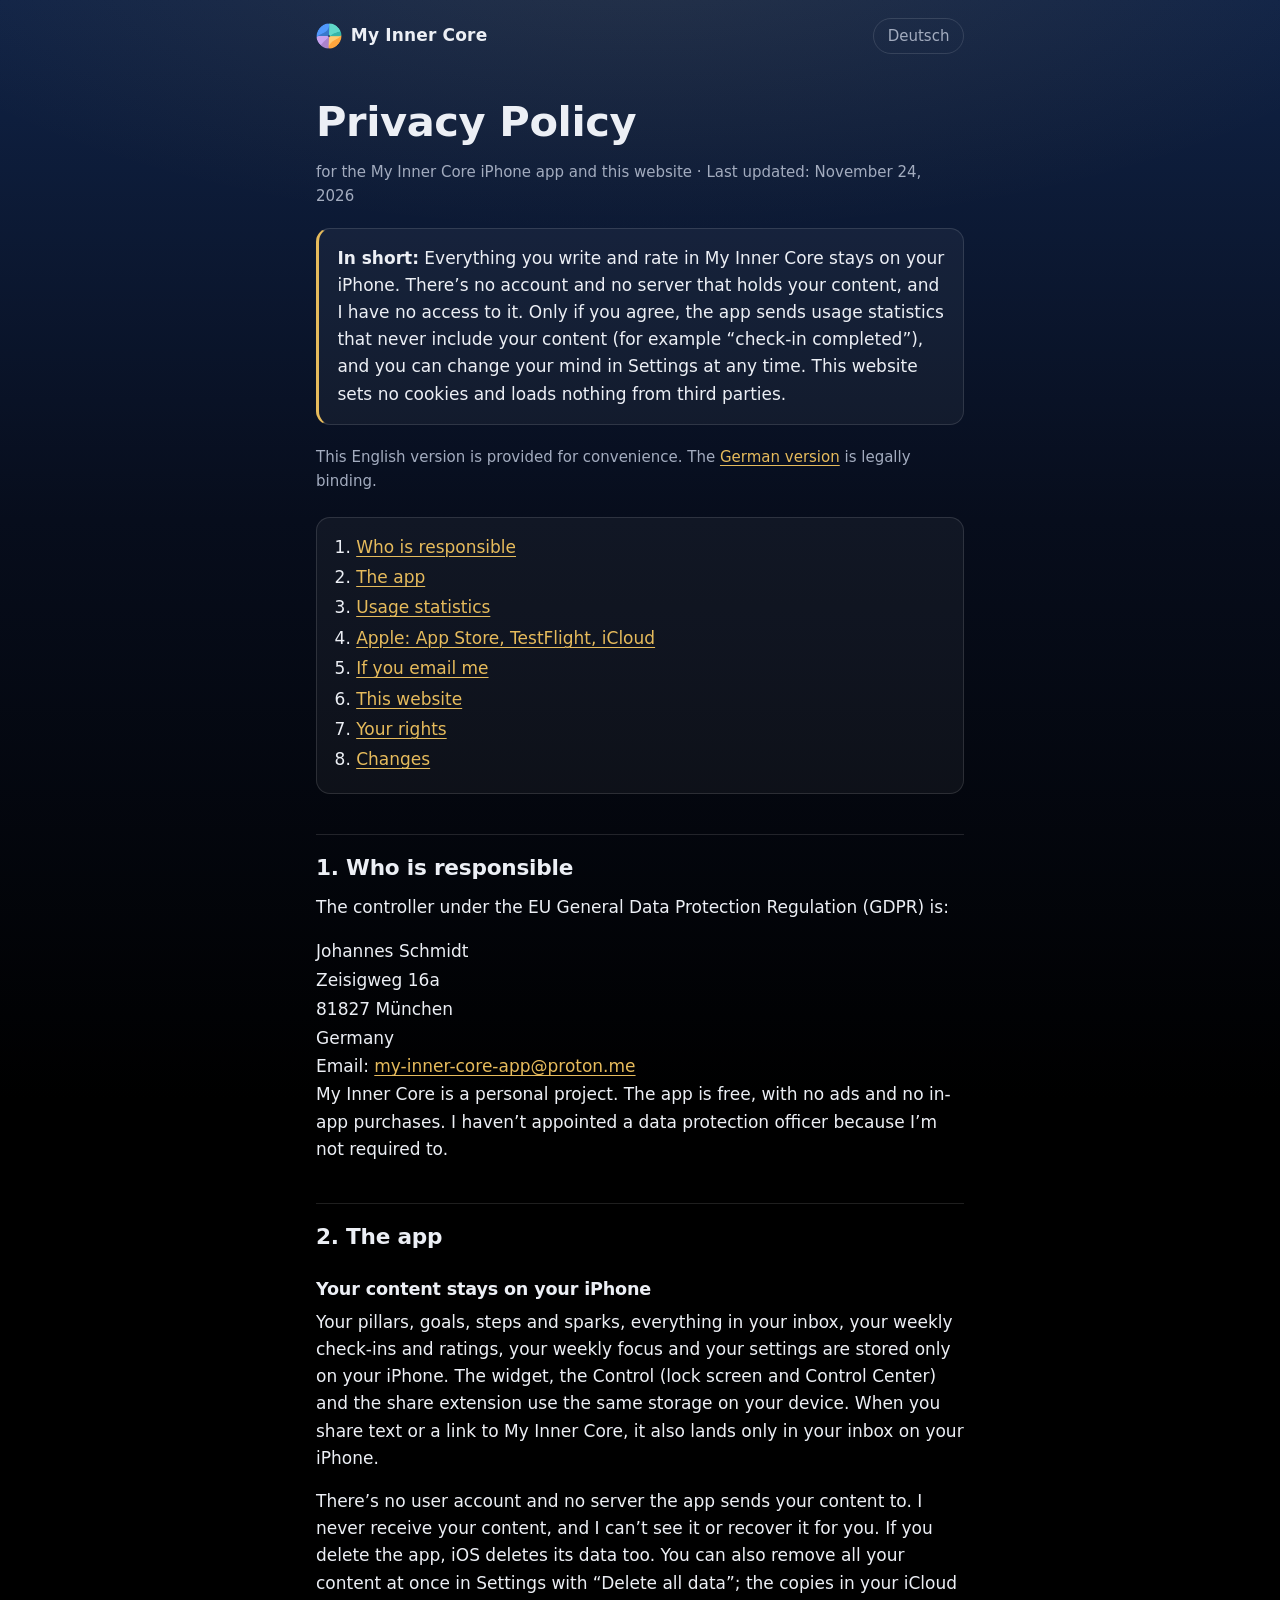
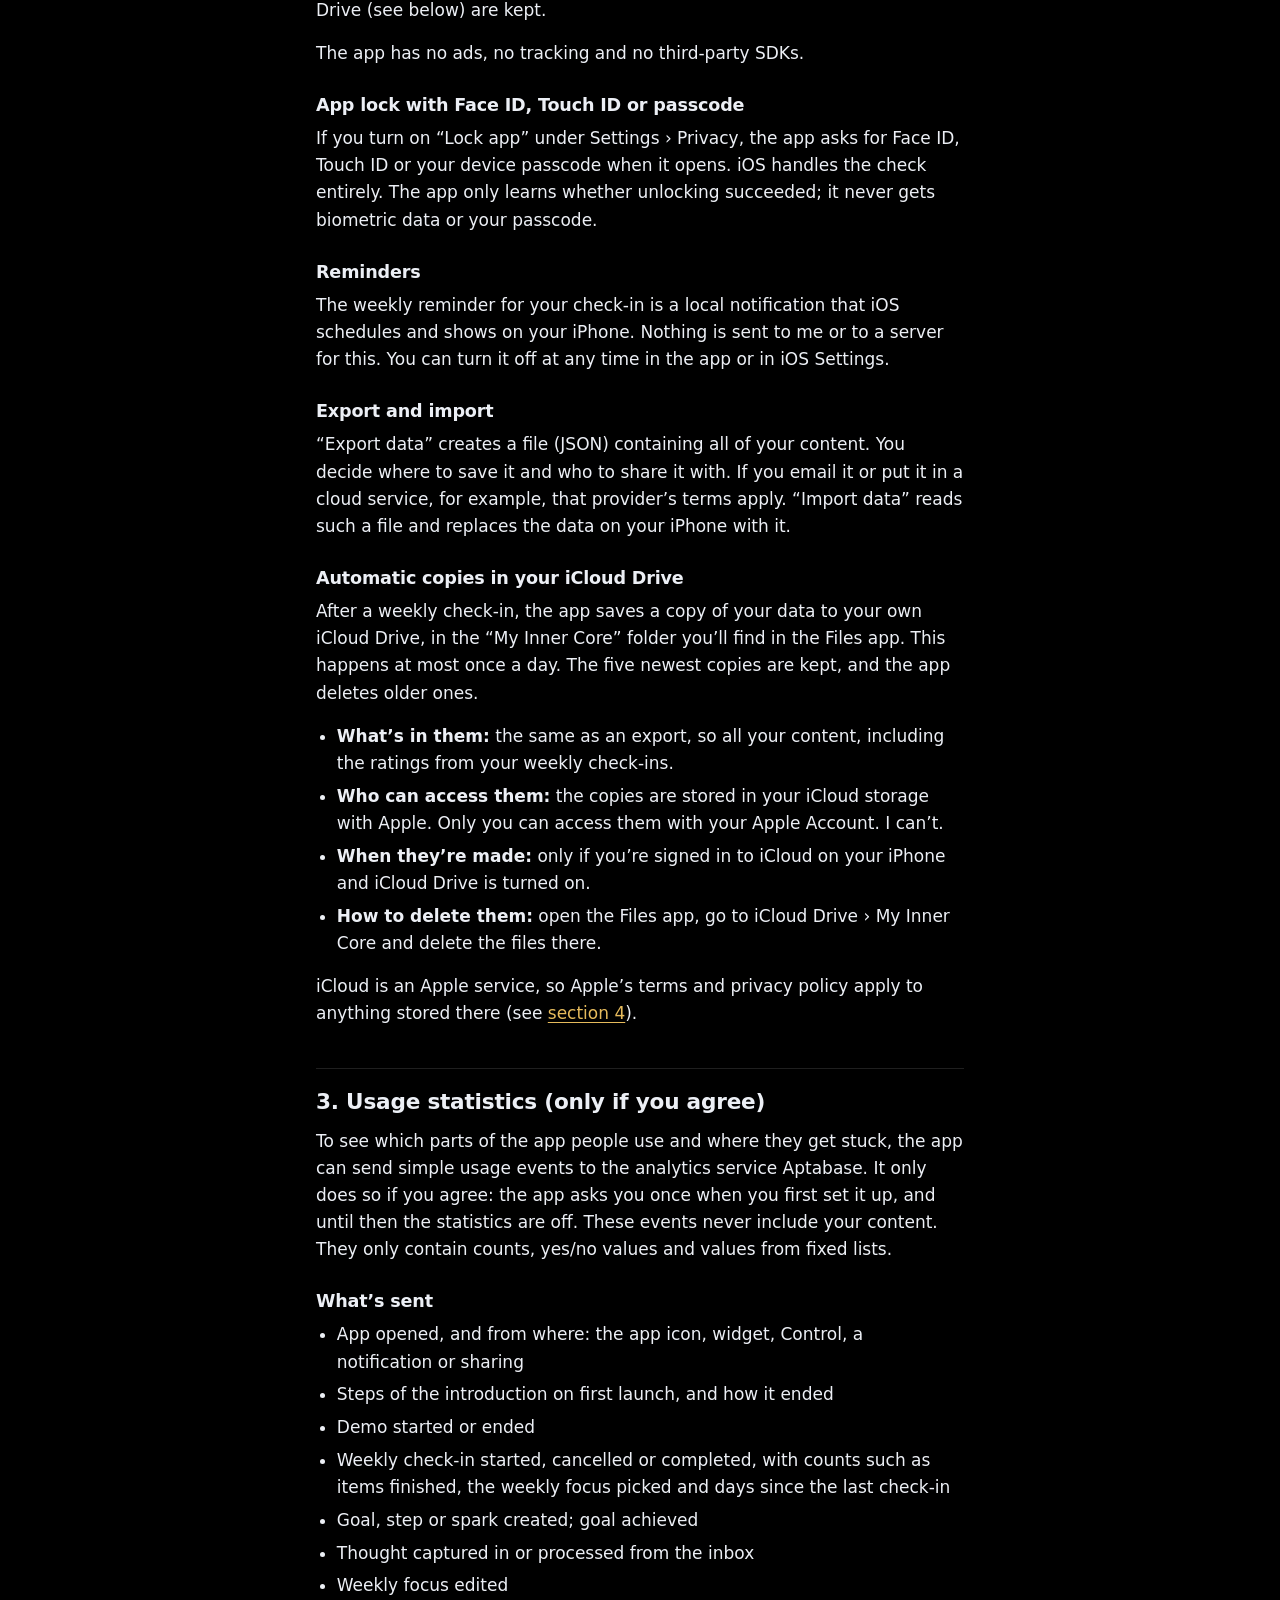
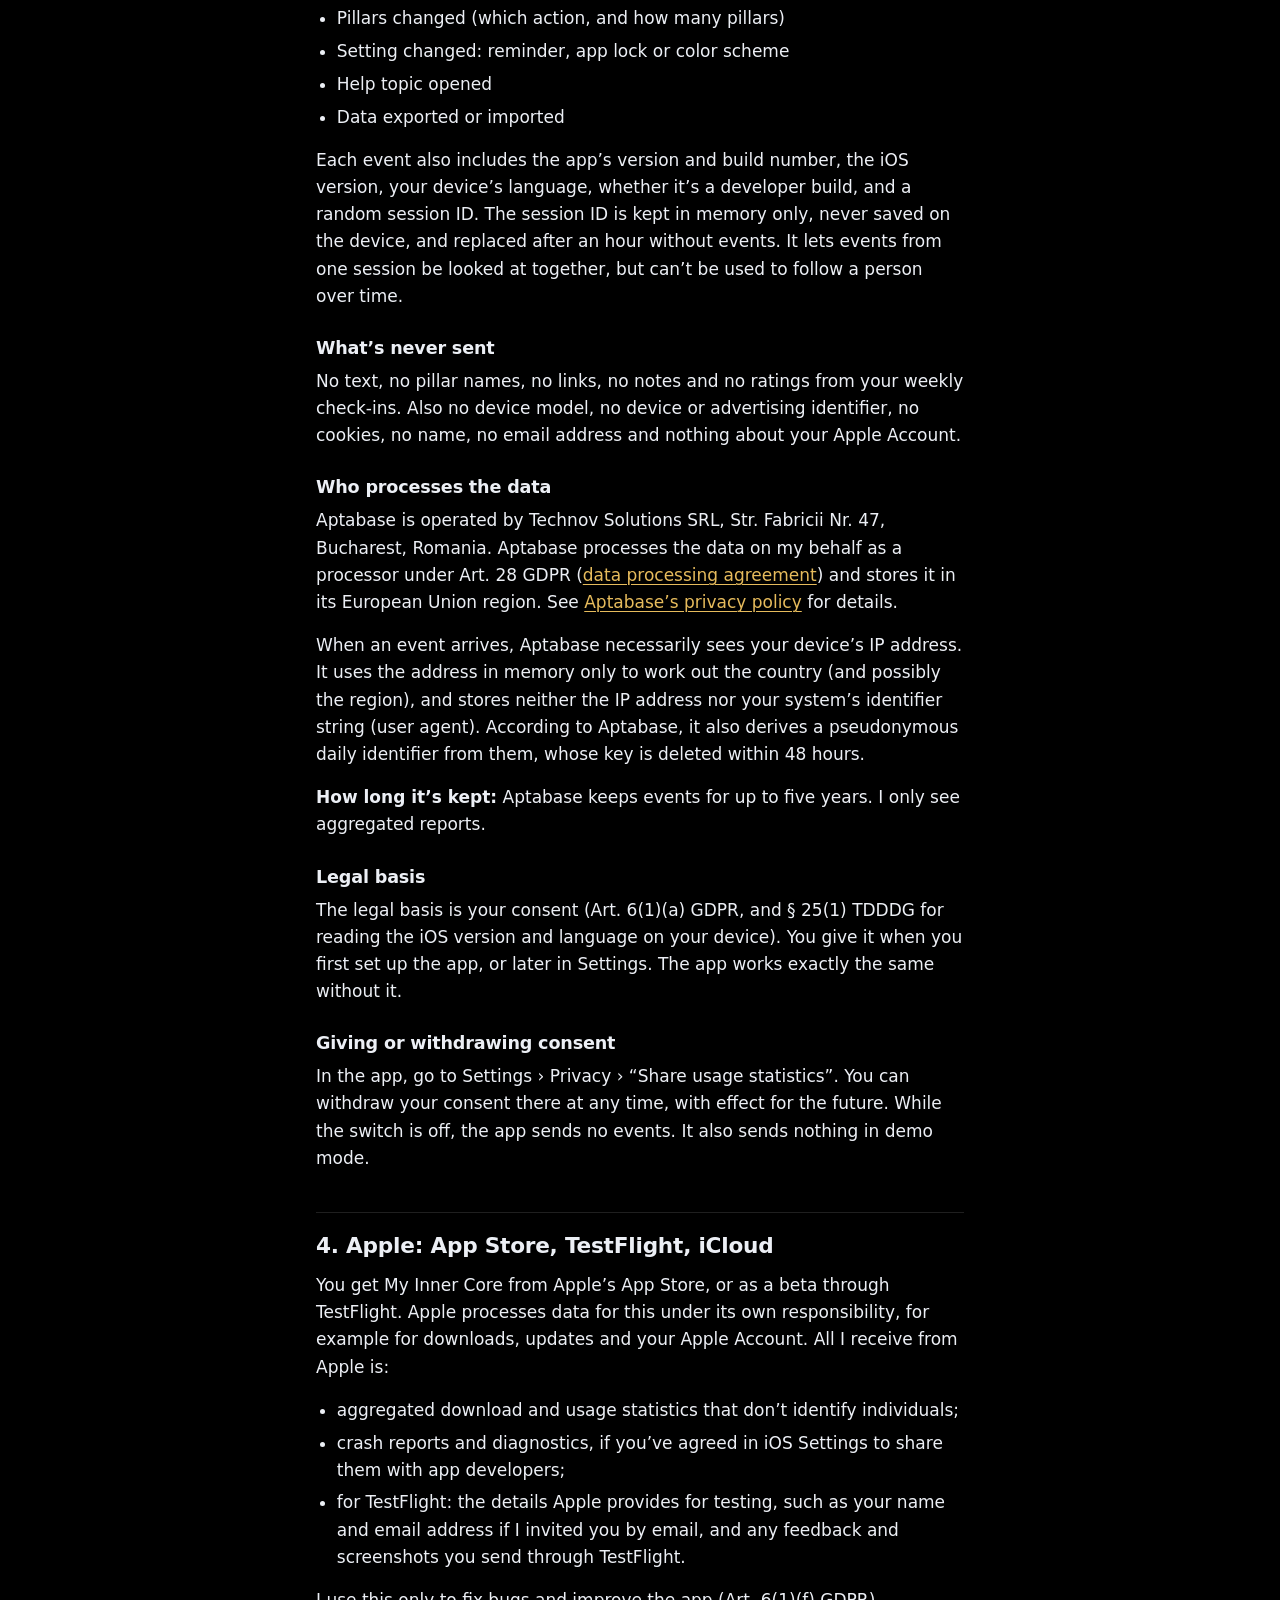
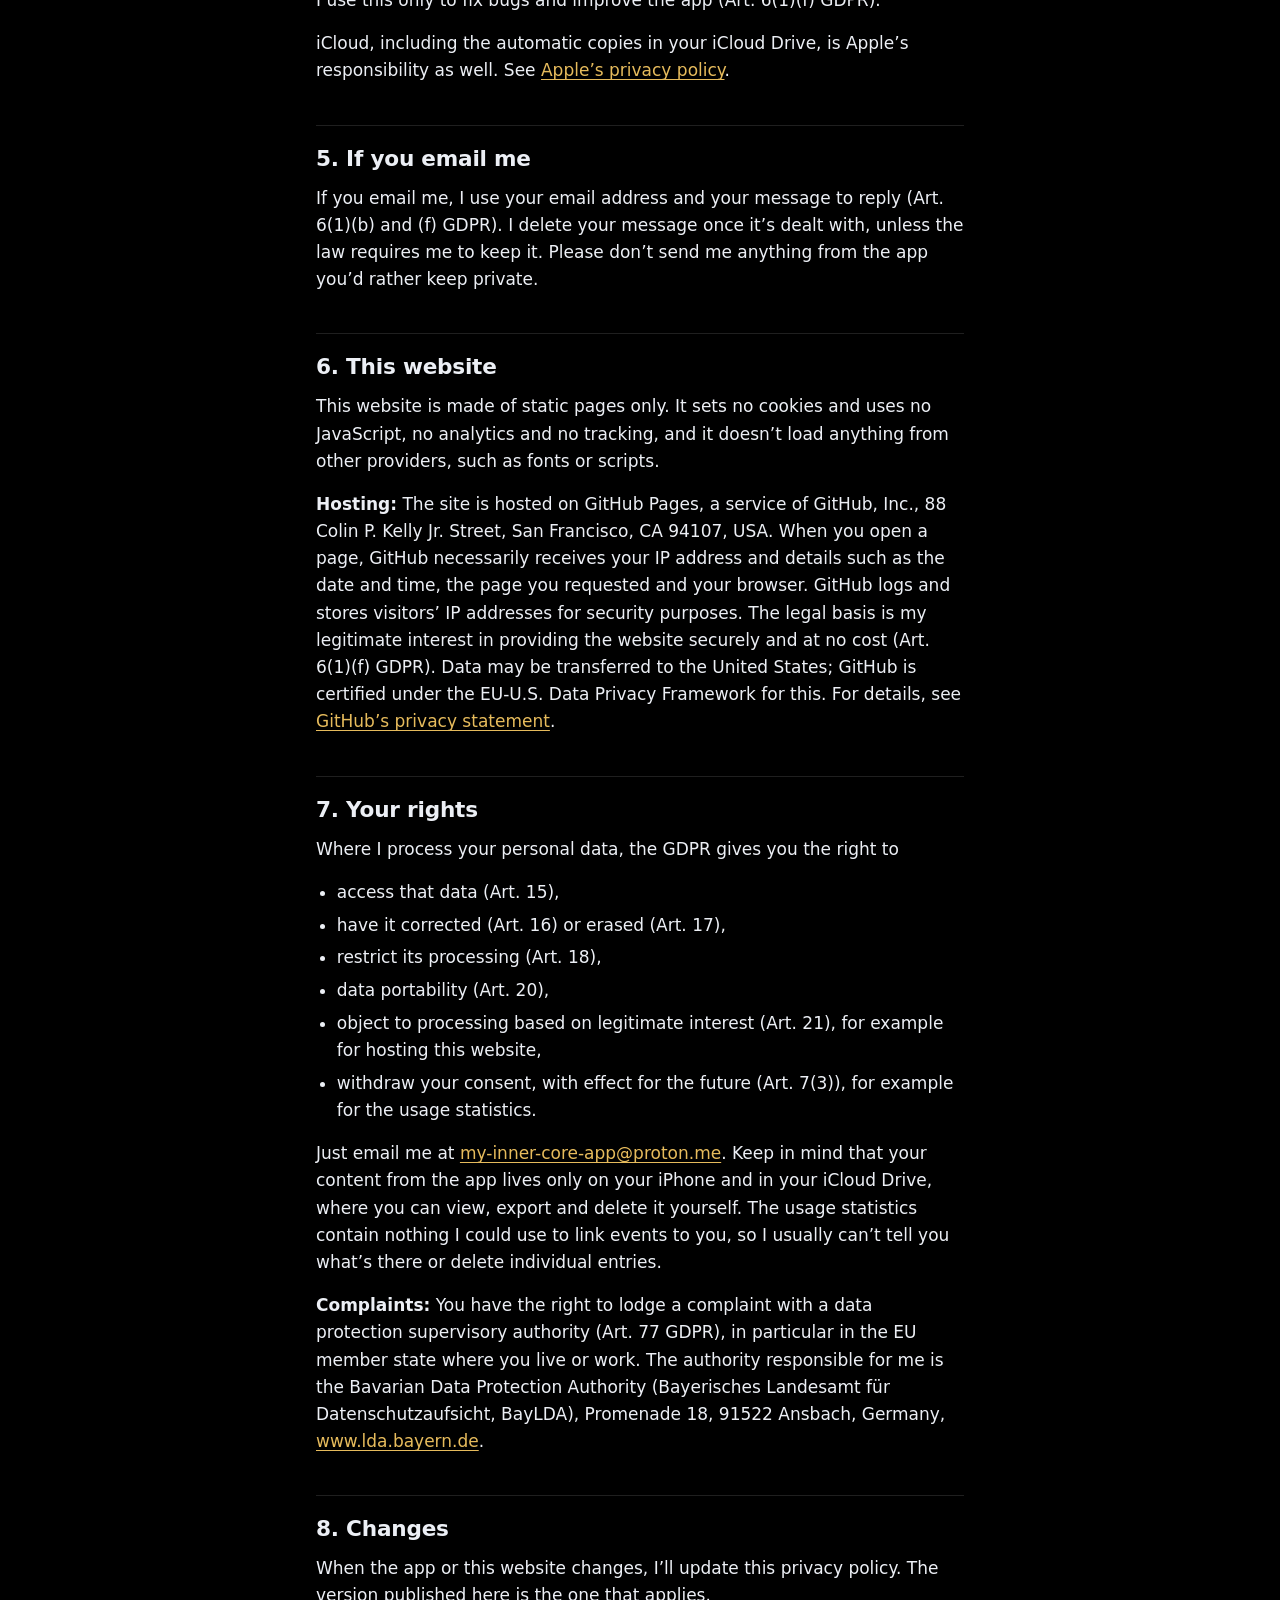
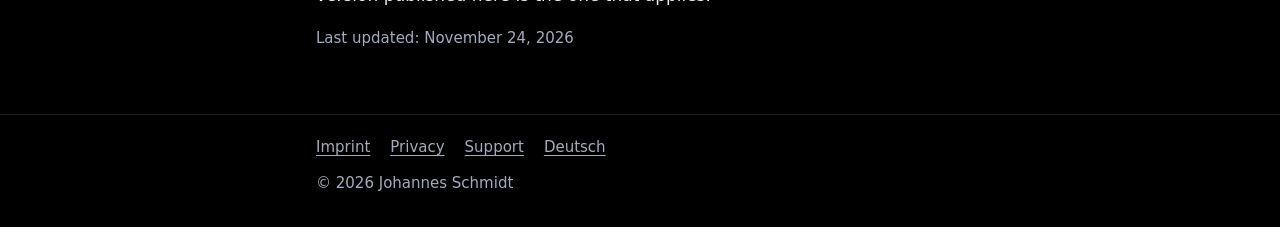
<file: en/privacy/index.html>
<!doctype html>
<html lang="en">
<head>
  <meta charset="utf-8">
  <meta name="viewport" content="width=device-width, initial-scale=1">
  <title>Privacy Policy – My Inner Core</title>
  <meta name="description" content="Privacy policy for the My Inner Core iPhone app and this website.">
  <link rel="alternate" hreflang="en" href="./">
  <link rel="alternate" hreflang="de" href="../../de/datenschutz/">
  <link rel="icon" href="../../folded-core.png" type="image/png">
  <link rel="stylesheet" href="../../style.css">
</head>
<body>
  <header class="site-header">
    <div class="wrap">
      <a class="brand" href="../"><img src="../../folded-core.png" alt="">My Inner Core</a>
      <a class="lang-switch" href="../../de/datenschutz/" hreflang="de" lang="de">Deutsch</a>
    </div>
  </header>

  <main>
    <div class="wrap">
      <h1>Privacy Policy</h1>
      <p class="meta">for the My Inner Core iPhone app and this website · Last updated: November 24, 2026</p>

      <div class="box">
        <p><strong>In short:</strong> Everything you write and rate in My Inner Core stays on your
        iPhone. There’s no account and no server that holds your content, and I have no access to it.
        Only if you agree, the app sends usage statistics that never include your content (for
        example “check-in completed”), and you can change your mind in Settings at any time. This website sets no cookies
        and loads nothing from third parties.</p>
      </div>
      <p class="meta">This English version is provided for convenience. The
      <a href="../../de/datenschutz/" hreflang="de">German version</a> is legally binding.</p>

      <nav class="toc" aria-label="Contents">
        <ol>
          <li><a href="#controller">Who is responsible</a></li>
          <li><a href="#app">The app</a></li>
          <li><a href="#analytics">Usage statistics</a></li>
          <li><a href="#apple">Apple: App Store, TestFlight, iCloud</a></li>
          <li><a href="#contact">If you email me</a></li>
          <li><a href="#website">This website</a></li>
          <li><a href="#rights">Your rights</a></li>
          <li><a href="#changes">Changes</a></li>
        </ol>
      </nav>

      <h2 id="controller">1. Who is responsible</h2>
      <p>The controller under the EU General Data Protection Regulation (GDPR) is:</p>
      <address class="address">
        Johannes Schmidt<br>
        Zeisigweg 16a<br>
        81827 München<br>
        Germany<br>
        Email: <a href="mailto:my-inner-core-app@proton.me">my-inner-core-app@proton.me</a>
      </address>
      <p>My Inner Core is a personal project. The app is free, with no ads and no in-app purchases.
      I haven’t appointed a data protection officer because I’m not required to.</p>

      <h2 id="app">2. The app</h2>

      <h3>Your content stays on your iPhone</h3>
      <p>Your pillars, goals, steps and sparks, everything in your inbox, your weekly check-ins and
      ratings, your weekly focus and your settings are stored only on your iPhone. The widget, the
      Control (lock screen and Control Center) and the share extension use the same storage on your
      device. When you share text or a link to My Inner Core, it also lands only in your inbox on
      your iPhone.</p>
      <p>There’s no user account and no server the app sends your content to. I never receive your
      content, and I can’t see it or recover it for you. If you delete the app, iOS deletes its data
      too. You can also remove all your content at once in Settings with
      “Delete all data”; the copies in your iCloud Drive (see below) are kept.</p>
      <p>The app has no ads, no tracking and no third-party SDKs.</p>

      <h3>App lock with Face ID, Touch ID or passcode</h3>
      <p>If you turn on “Lock app” under Settings › Privacy, the app asks for Face ID, Touch ID or
      your device passcode when it opens. iOS handles the check entirely. The app only learns whether
      unlocking succeeded; it never gets biometric data or your passcode.</p>

      <h3>Reminders</h3>
      <p>The weekly reminder for your check-in is a local notification that iOS schedules and shows
      on your iPhone. Nothing is sent to me or to a server for this. You can turn it off at any time
      in the app or in iOS Settings.</p>

      <h3>Export and import</h3>
      <p>“Export data” creates a file (JSON) containing all of your content. You decide where to
      save it and who to share it with. If you email it or put it in a cloud service, for example,
      that provider’s terms apply. “Import data” reads such a file and replaces the data on your
      iPhone with it.</p>

      <h3>Automatic copies in your iCloud Drive</h3>
      <p>After a weekly check-in, the app saves a copy of your data to your own iCloud Drive, in
      the “My Inner Core” folder you’ll find in the Files app. This happens at most once a day. The
      five newest copies are kept, and the app deletes older ones.</p>
      <ul>
        <li><strong>What’s in them:</strong> the same as an export, so all your content, including
          the ratings from your weekly check-ins.</li>
        <li><strong>Who can access them:</strong> the copies are stored in your iCloud storage with
          Apple. Only you can access them with your Apple Account. I can’t.</li>
        <li><strong>When they’re made:</strong> only if you’re signed in to iCloud on your iPhone
          and iCloud Drive is turned on.</li>
        <li><strong>How to delete them:</strong> open the Files app, go to iCloud Drive › My Inner
          Core and delete the files there.</li>
      </ul>
      <p>iCloud is an Apple service, so Apple’s terms and privacy policy apply to anything stored
      there (see <a href="#apple">section 4</a>).</p>

      <h2 id="analytics">3. Usage statistics (only if you agree)</h2>
      <p>To see which parts of the app people use and where they get stuck, the app can send simple
      usage events to the analytics service Aptabase. It only does so if you agree: the app asks you
      once when you first set it up, and until then the statistics are off. These events never include your content.
      They only contain counts, yes/no values and values from fixed lists.</p>

      <h3>What’s sent</h3>
      <ul>
        <li>App opened, and from where: the app icon, widget, Control, a notification or sharing</li>
        <li>Steps of the introduction on first launch, and how it ended</li>
        <li>Demo started or ended</li>
        <li>Weekly check-in started, cancelled or completed, with counts such as items finished,
          the weekly focus picked and days since the last check-in</li>
        <li>Goal, step or spark created; goal achieved</li>
        <li>Thought captured in or processed from the inbox</li>
        <li>Weekly focus edited</li>
        <li>Pillars changed (which action, and how many pillars)</li>
        <li>Setting changed: reminder, app lock or color scheme</li>
        <li>Help topic opened</li>
        <li>Data exported or imported</li>
      </ul>
      <p>Each event also includes the app’s version and build number, the iOS version, your
      device’s language, whether it’s a developer build, and a random session ID. The session ID is
      kept in memory only, never saved on the device, and replaced after an hour without events. It
      lets events from one session be looked at together, but can’t be used to follow a person over
      time.</p>

      <h3>What’s never sent</h3>
      <p>No text, no pillar names, no links, no notes and no ratings from your weekly check-ins.
      Also no device model, no device or advertising identifier, no cookies, no name, no email
      address and nothing about your Apple Account.</p>

      <h3>Who processes the data</h3>
      <p>Aptabase is operated by Technov Solutions SRL, Str. Fabricii Nr. 47, Bucharest, Romania.
      Aptabase processes the data on my behalf as a processor under Art. 28 GDPR
      (<a href="https://aptabase.com/legal/dpa">data processing agreement</a>) and stores it in
      its European Union region. See <a href="https://aptabase.com/legal/privacy">Aptabase’s
      privacy policy</a> for details.</p>
      <p>When an event arrives, Aptabase necessarily sees your device’s IP address. It uses the
      address in memory only to work out the country (and possibly the region), and stores neither
      the IP address nor your system’s identifier string (user agent). According to Aptabase, it
      also derives a pseudonymous daily identifier from them, whose key is deleted within 48 hours.</p>
      <p><strong>How long it’s kept:</strong> Aptabase keeps events for up to five years. I only see
      aggregated reports.</p>

      <h3>Legal basis</h3>
      <p>The legal basis is your consent (Art. 6(1)(a) GDPR, and § 25(1) TDDDG for reading the iOS
      version and language on your device). You give it when you first set up the app, or later in
      Settings. The app works exactly the same without it.</p>

      <h3>Giving or withdrawing consent</h3>
      <p>In the app, go to Settings › Privacy › “Share usage statistics”. You can withdraw your
      consent there at any time, with effect for the future. While the switch is off, the app sends
      no events. It also sends nothing in demo mode.</p>

      <h2 id="apple">4. Apple: App Store, TestFlight, iCloud</h2>
      <p>You get My Inner Core from Apple’s App Store, or as a beta through TestFlight. Apple
      processes data for this under its own responsibility, for example for downloads, updates and
      your Apple Account. All I receive from Apple is:</p>
      <ul>
        <li>aggregated download and usage statistics that don’t identify individuals;</li>
        <li>crash reports and diagnostics, if you’ve agreed in iOS Settings to share them with app
          developers;</li>
        <li>for TestFlight: the details Apple provides for testing, such as your name and email
          address if I invited you by email, and any feedback and screenshots you send through
          TestFlight.</li>
      </ul>
      <p>I use this only to fix bugs and improve the app (Art. 6(1)(f) GDPR).</p>
      <p>iCloud, including the automatic copies in your iCloud Drive, is Apple’s responsibility as
      well. See <a href="https://www.apple.com/legal/privacy/">Apple’s privacy policy</a>.</p>

      <h2 id="contact">5. If you email me</h2>
      <p>If you email me, I use your email address and your message to reply (Art. 6(1)(b) and (f)
      GDPR). I delete your message once it’s dealt with, unless the law requires me to keep it.
      Please don’t send me anything from the app you’d rather keep private.</p>

      <h2 id="website">6. This website</h2>
      <p>This website is made of static pages only. It sets no cookies and uses no JavaScript, no
      analytics and no tracking, and it doesn’t load anything from other providers, such as fonts or
      scripts.</p>
      <p><strong>Hosting:</strong> The site is hosted on GitHub Pages, a service of GitHub, Inc.,
      88 Colin P. Kelly Jr. Street, San Francisco, CA 94107, USA. When you open a page, GitHub
      necessarily receives your IP address and details such as the date and time, the page you
      requested and your browser. GitHub logs and stores visitors’ IP addresses for security
      purposes. The legal basis is my legitimate interest in providing the website securely and at
      no cost (Art. 6(1)(f) GDPR). Data may be transferred to the United States; GitHub is certified under
      the EU-U.S. Data Privacy Framework for this. For details, see
      <a href="https://docs.github.com/en/site-policy/privacy-policies/github-general-privacy-statement">GitHub’s
      privacy statement</a>.</p>

      <h2 id="rights">7. Your rights</h2>
      <p>Where I process your personal data, the GDPR gives you the right to</p>
      <ul>
        <li>access that data (Art. 15),</li>
        <li>have it corrected (Art. 16) or erased (Art. 17),</li>
        <li>restrict its processing (Art. 18),</li>
        <li>data portability (Art. 20),</li>
        <li>object to processing based on legitimate interest (Art. 21), for example for hosting
          this website,</li>
        <li>withdraw your consent, with effect for the future (Art. 7(3)), for example for the usage
          statistics.</li>
      </ul>
      <p>Just email me at <a href="mailto:my-inner-core-app@proton.me">my-inner-core-app@proton.me</a>. Keep in mind that your content from the app lives only on your
      iPhone and in your iCloud Drive, where you can view, export and delete it yourself. The usage
      statistics contain nothing I could use to link events to you, so I usually can’t tell you
      what’s there or delete individual entries.</p>
      <p><strong>Complaints:</strong> You have the right to lodge a complaint with a data
      protection supervisory authority (Art. 77 GDPR), in particular in the EU member state where
      you live or work. The authority responsible for me is the Bavarian Data Protection Authority (Bayerisches
      Landesamt für Datenschutzaufsicht, BayLDA), Promenade 18, 91522 Ansbach, Germany,
      <a href="https://www.lda.bayern.de/">www.lda.bayern.de</a>.</p>

      <h2 id="changes">8. Changes</h2>
      <p>When the app or this website changes, I’ll update this privacy policy. The version
      published here is the one that applies.</p>
      <p class="meta">Last updated: November 24, 2026</p>
    </div>
  </main>

  <footer class="site-footer">
    <div class="wrap">
      <ul>
        <li><a href="../imprint/">Imprint</a></li>
        <li><a href="./" aria-current="page">Privacy</a></li>
        <li><a href="../support/">Support</a></li>
        <li><a href="../../de/datenschutz/" hreflang="de" lang="de">Deutsch</a></li>
      </ul>
      <p>© 2026 Johannes Schmidt</p>
    </div>
  </footer>
</body>
</html>
</file>
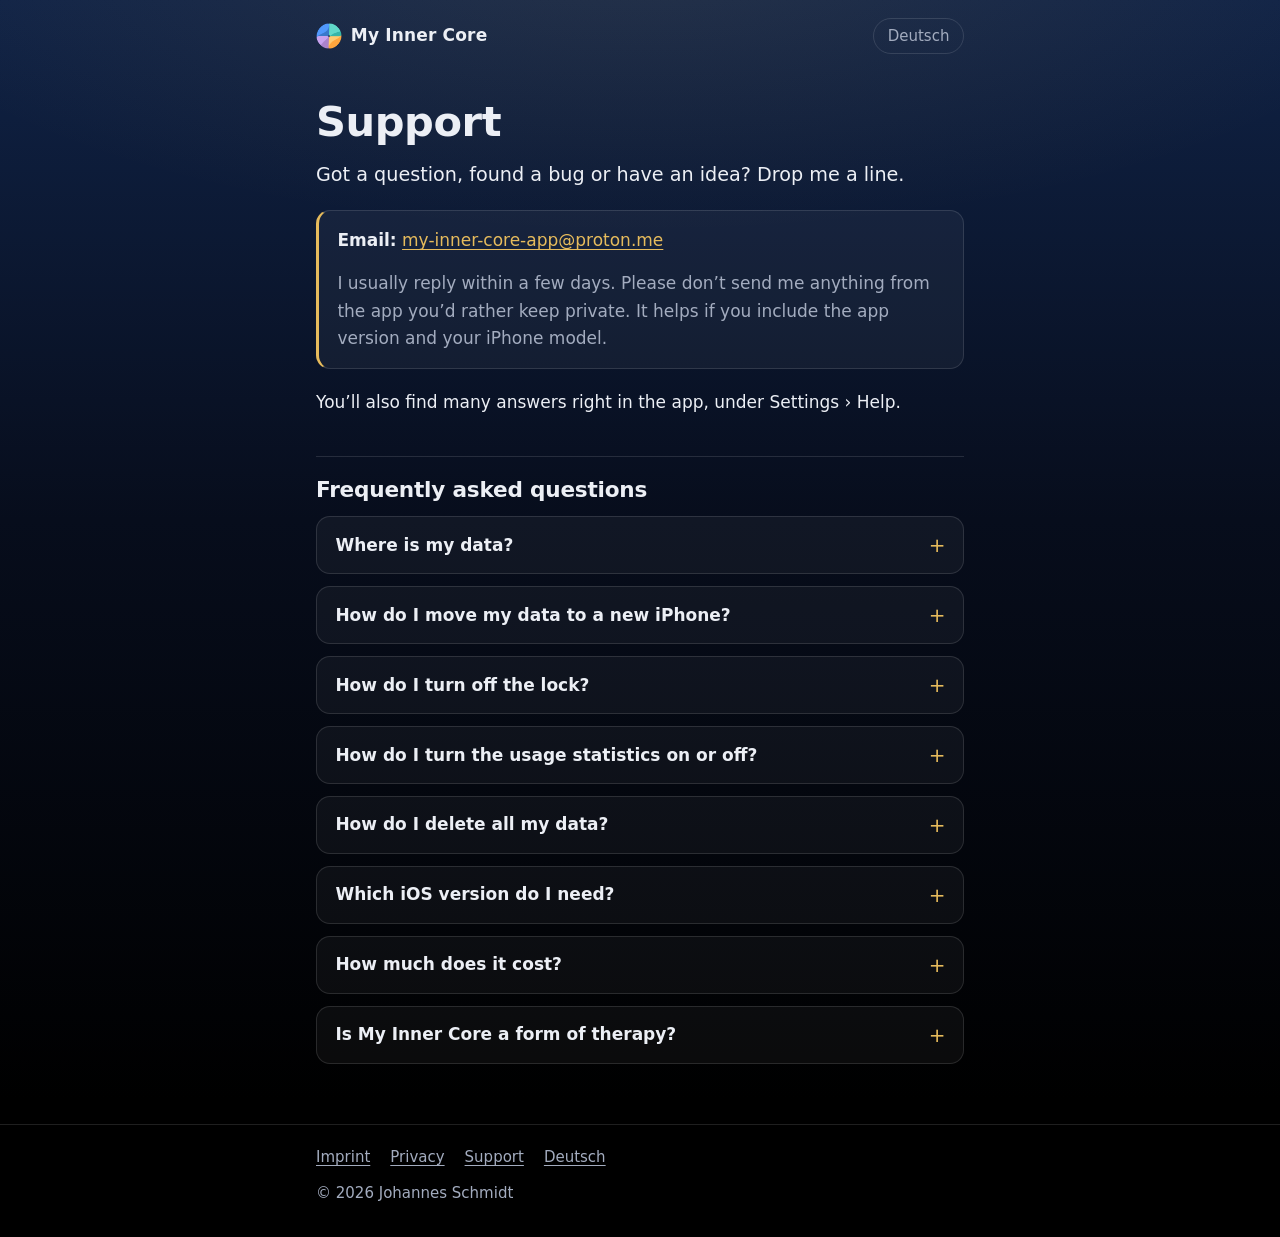
<file: en/support/index.html>
<!doctype html>
<html lang="en">
<head>
  <meta charset="utf-8">
  <meta name="viewport" content="width=device-width, initial-scale=1">
  <title>Support – My Inner Core</title>
  <meta name="description" content="Help with My Inner Core: contact and answers to common questions about your data, moving to a new iPhone, the app lock and usage statistics.">
  <link rel="alternate" hreflang="en" href="./">
  <link rel="alternate" hreflang="de" href="../../de/support/">
  <link rel="icon" href="../../folded-core.png" type="image/png">
  <link rel="stylesheet" href="../../style.css">
</head>
<body>
  <header class="site-header">
    <div class="wrap">
      <a class="brand" href="../"><img src="../../folded-core.png" alt="">My Inner Core</a>
      <a class="lang-switch" href="../../de/support/" hreflang="de" lang="de">Deutsch</a>
    </div>
  </header>

  <main>
    <div class="wrap">
      <h1>Support</h1>
      <p class="lead">Got a question, found a bug or have an idea? Drop me a line.</p>

      <div class="box">
        <p><strong>Email:</strong> <a href="mailto:my-inner-core-app@proton.me">my-inner-core-app@proton.me</a></p>
        <p class="muted">I usually reply within a few days. Please don’t send me anything from the
        app you’d rather keep private. It helps if you include the app version and your iPhone
        model.</p>
      </div>

      <p>You’ll also find many answers right in the app, under Settings › Help.</p>

      <h2>Frequently asked questions</h2>

      <details id="data">
        <summary>Where is my data?</summary>
        <p>On your iPhone. The app stores your pillars, goals, steps, sparks, your inbox and your
        weekly check-ins locally only. There’s no account and no server, and I have no access to
        your content.</p>
        <p>After a weekly check-in, the app also saves a copy to your own iCloud Drive (at most one
        a day; the five newest are kept). You’ll find them in the Files app under iCloud Drive › My
        Inner Core. The <a href="../privacy/">privacy policy</a> has the details.</p>
      </details>

      <details id="new-iphone">
        <summary>How do I move my data to a new iPhone?</summary>
        <p>The safe way is a backup file:</p>
        <ol>
          <li>On your old iPhone, go to Settings › “Export data”. Save the file to iCloud Drive, for
            example, or AirDrop it to yourself.</li>
          <li>On your new iPhone, install My Inner Core, then go to Settings › “Import data” and pick
            the file. Importing replaces all data on that iPhone.</li>
        </ol>
        <p>If both iPhones are signed in to iCloud with the same Apple Account, you can skip the
        export: when importing, pick the newest automatic copy from the My Inner Core folder in
        iCloud Drive. On first launch, the app also offers “Restore from backup” for this.</p>
        <p>An iPhone backup or Quick Start should bring your data across too, but that hasn’t been
        confirmed yet, so the backup file is the way to go for now.</p>
      </details>

      <details id="lock">
        <summary>How do I turn off the lock?</summary>
        <p>In the app, go to Settings › Privacy and turn off “Lock app”. The app will then open
        without Face ID, Touch ID or your passcode.</p>
      </details>

      <details id="statistics">
        <summary>How do I turn the usage statistics on or off?</summary>
        <p>The app asks you once, when you first set it up, whether you’d like to share them. You can
        change your mind any time in the app under Settings › Privacy › “Share usage statistics”.
        While the switch is off, the app sends no events. The statistics never include your content, only things like
        “check-in completed”. The <a href="../privacy/#analytics">privacy policy</a> lists exactly
        what’s sent.</p>
      </details>

      <details id="delete">
        <summary>How do I delete all my data?</summary>
        <ol>
          <li>In the app, go to Settings › “Delete all data”. This removes all content from that
            iPhone.</li>
          <li>If you no longer need the app, delete it from your iPhone.</li>
          <li>Delete the automatic copies: Files app › iCloud Drive › My Inner Core.</li>
          <li>Also delete any export files you’ve saved yourself.</li>
        </ol>
        <p>I don’t hold any of your content, so there’s nothing on my side to delete.</p>
      </details>

      <details id="ios">
        <summary>Which iOS version do I need?</summary>
        <p>My Inner Core is an iPhone app and needs iOS 27 or later.</p>
      </details>

      <details id="price">
        <summary>How much does it cost?</summary>
        <p>Nothing. My Inner Core is free, with no ads and no in-app purchases.</p>
      </details>

      <details id="therapy">
        <summary>Is My Inner Core a form of therapy?</summary>
        <p>No. It’s a tool for self-reflection and goal setting, and it doesn’t replace therapy,
        counseling or treatment. If you’re going through a hard time, please reach out to people
        you trust or to a professional.</p>
      </details>
    </div>
  </main>

  <footer class="site-footer">
    <div class="wrap">
      <ul>
        <li><a href="../imprint/">Imprint</a></li>
        <li><a href="../privacy/">Privacy</a></li>
        <li><a href="./" aria-current="page">Support</a></li>
        <li><a href="../../de/support/" hreflang="de" lang="de">Deutsch</a></li>
      </ul>
      <p>© 2026 Johannes Schmidt</p>
    </div>
  </footer>
</body>
</html>
</file>
<file: style.css>
/* My Inner Core — one shared stylesheet. No external fonts or resources. */

:root {
  color-scheme: dark;
  --bg-top: #102347;
  --bg-mid: #070d1c;
  --bg-bottom: #000;
  --surface: rgba(255, 255, 255, 0.045);
  --line: rgba(255, 255, 255, 0.12);
  --text: #eceff5;
  --muted: #a3acbf;
  --gold: #e6bb5c;
  --gold-strong: #f3cf7a;
  --gold-soft: rgba(230, 187, 92, 0.14);
  --radius: 14px;
  --font: -apple-system, BlinkMacSystemFont, "SF Pro Text", system-ui, "Segoe UI", Roboto,
    "Helvetica Neue", Arial, sans-serif;
}

*,
*::before,
*::after {
  box-sizing: border-box;
}

html {
  background-color: var(--bg-bottom);
  -webkit-text-size-adjust: 100%;
  text-size-adjust: 100%;
}

body {
  margin: 0;
  min-height: 100vh;
  display: flex;
  flex-direction: column;
  background-color: var(--bg-bottom);
  background-image:
    radial-gradient(ellipse 90% 420px at 50% -60px, rgba(230, 187, 92, 0.10), transparent 70%),
    linear-gradient(180deg, var(--bg-top) 0, var(--bg-mid) 520px, var(--bg-bottom) 1100px);
  background-repeat: no-repeat;
  color: var(--text);
  font-family: var(--font);
  font-size: 1.0625rem;
  line-height: 1.6;
  overflow-wrap: break-word;
}

.wrap {
  width: 100%;
  max-width: 44rem;
  margin: 0 auto;
  padding: 0 16px;
}

@media (min-width: 600px) {
  .wrap {
    padding: 0 28px;
  }
}

/* Header */

.site-header .wrap {
  display: flex;
  align-items: center;
  justify-content: space-between;
  gap: 1rem;
  padding-top: 18px;
  padding-bottom: 18px;
}

.brand {
  display: inline-flex;
  align-items: center;
  gap: 0.55rem;
  color: var(--text);
  font-weight: 600;
  letter-spacing: 0.01em;
  text-decoration: none;
}

.brand img {
  width: 26px;
  height: 26px;
}

.lang-switch {
  font-size: 0.9375rem;
  color: var(--muted);
  text-decoration: none;
  border: 1px solid var(--line);
  border-radius: 999px;
  padding: 0.3rem 0.85rem;
  white-space: nowrap;
}

.lang-switch:hover,
.lang-switch:focus-visible {
  color: var(--gold-strong);
  border-color: var(--gold);
}

/* Main content */

main {
  flex: 1;
  padding-top: 1.5rem;
  padding-bottom: 3rem;
}

h1,
h2,
h3 {
  line-height: 1.25;
  letter-spacing: -0.01em;
  font-weight: 650;
}

h1 {
  font-size: clamp(1.9rem, 6vw, 2.6rem);
  margin: 0 0 0.75rem;
}

h2 {
  font-size: 1.35rem;
  margin: 2.5rem 0 0.75rem;
  padding-top: 1.25rem;
  border-top: 1px solid var(--line);
}

h3 {
  font-size: 1.1rem;
  margin: 1.75rem 0 0.5rem;
}

p,
ul,
ol,
dl {
  margin: 0 0 1rem;
}

ul,
ol {
  padding-left: 1.3rem;
}

li {
  margin-bottom: 0.35rem;
}

a {
  color: var(--gold);
  text-underline-offset: 0.18em;
  text-decoration-thickness: 1px;
}

a:hover,
a:focus-visible {
  color: var(--gold-strong);
}

:focus-visible {
  outline: 2px solid var(--gold);
  outline-offset: 3px;
  border-radius: 4px;
}

strong {
  font-weight: 650;
}

.lead {
  font-size: 1.2rem;
  color: var(--text);
}

.muted,
.meta {
  color: var(--muted);
}

.meta {
  font-size: 0.9375rem;
}

.eyebrow {
  color: var(--gold);
  font-size: 0.8125rem;
  font-weight: 600;
  letter-spacing: 0.12em;
  text-transform: uppercase;
  margin: 0 0 0.5rem;
}

.ui {
  white-space: nowrap;
}

/* Start page */

.hero {
  padding: 2rem 0 1rem;
}

.hero-mark {
  width: 64px;
  height: 64px;
  margin-bottom: 1.25rem;
}

.store-badge {
  display: inline-block;
  margin: 0.5rem 0 1.5rem;
  padding: 0.7rem 1.25rem;
  border-radius: 999px;
  border: 1px solid var(--gold);
  background: var(--gold-soft);
  color: var(--gold-strong);
  font-weight: 600;
  text-decoration: none;
}

.cards {
  list-style: none;
  padding: 0;
  margin: 2rem 0 0;
  display: grid;
  gap: 0.75rem;
}

@media (min-width: 600px) {
  .cards {
    grid-template-columns: repeat(3, 1fr);
  }
}

.cards li {
  margin: 0;
}

.cards a {
  display: block;
  height: 100%;
  padding: 1rem 1.1rem;
  border: 1px solid var(--line);
  border-radius: var(--radius);
  background: var(--surface);
  color: var(--text);
  text-decoration: none;
}

.cards a:hover,
.cards a:focus-visible {
  border-color: var(--gold);
}

.cards strong {
  display: block;
  color: var(--gold);
  margin-bottom: 0.2rem;
}

.cards span {
  color: var(--muted);
  font-size: 0.9375rem;
  line-height: 1.45;
}

/* Boxes, lists, FAQ */

.box {
  padding: 1rem 1.15rem;
  border: 1px solid var(--line);
  border-left: 3px solid var(--gold);
  border-radius: var(--radius);
  background: var(--surface);
  margin: 1.25rem 0;
}

.box > :last-child {
  margin-bottom: 0;
}

.toc {
  padding: 1rem 1.15rem;
  border: 1px solid var(--line);
  border-radius: var(--radius);
  background: var(--surface);
  margin: 1.5rem 0;
}

.toc ol {
  margin: 0;
}

.toc li {
  margin-bottom: 0.2rem;
}

.address {
  font-style: normal;
  line-height: 1.7;
}

dl.facts dt {
  color: var(--muted);
  font-size: 0.9375rem;
}

dl.facts dd {
  margin: 0 0 0.85rem;
}

details {
  border: 1px solid var(--line);
  border-radius: var(--radius);
  background: var(--surface);
  margin: 0 0 0.75rem;
}

details[open] {
  border-color: rgba(230, 187, 92, 0.45);
}

summary {
  cursor: pointer;
  padding: 0.9rem 1.15rem;
  font-weight: 600;
  list-style: none;
  position: relative;
  padding-right: 2.6rem;
}

summary::-webkit-details-marker {
  display: none;
}

summary::after {
  content: "+";
  position: absolute;
  right: 1.1rem;
  top: 0.75rem;
  color: var(--gold);
  font-size: 1.25rem;
  font-weight: 400;
}

details[open] summary::after {
  content: "\2212";
}

details > :not(summary) {
  margin-left: 1.15rem;
  margin-right: 1.15rem;
}

details > :last-child {
  margin-bottom: 1rem;
}

/* Footer */

.site-footer {
  border-top: 1px solid var(--line);
  color: var(--muted);
  font-size: 0.9375rem;
}

.site-footer .wrap {
  padding-top: 1.25rem;
  padding-bottom: 2rem;
}

.site-footer ul {
  list-style: none;
  padding: 0;
  margin: 0 0 0.75rem;
  display: flex;
  flex-wrap: wrap;
  gap: 0.4rem 1.25rem;
}

.site-footer li {
  margin: 0;
}

.site-footer a {
  color: var(--muted);
}

.site-footer a:hover,
.site-footer a:focus-visible {
  color: var(--gold-strong);
}

.site-footer p {
  margin: 0;
}

/* Language chooser (root page) */

.chooser {
  display: grid;
  gap: 0.75rem;
  margin-top: 2rem;
}

@media (min-width: 600px) {
  .chooser {
    grid-template-columns: 1fr 1fr;
  }
}

.chooser a {
  display: block;
  padding: 1.1rem 1.25rem;
  border: 1px solid var(--line);
  border-radius: var(--radius);
  background: var(--surface);
  color: var(--text);
  text-decoration: none;
  font-size: 1.15rem;
  font-weight: 600;
}

.chooser a span {
  display: block;
  color: var(--muted);
  font-size: 0.9375rem;
  font-weight: 400;
}

.chooser a:hover,
.chooser a:focus-visible {
  border-color: var(--gold);
}

@media print {
  body {
    background: #fff;
    color: #000;
  }
  a {
    color: #000;
  }
  .lang-switch,
  .site-footer {
    display: none;
  }
}
</file>
